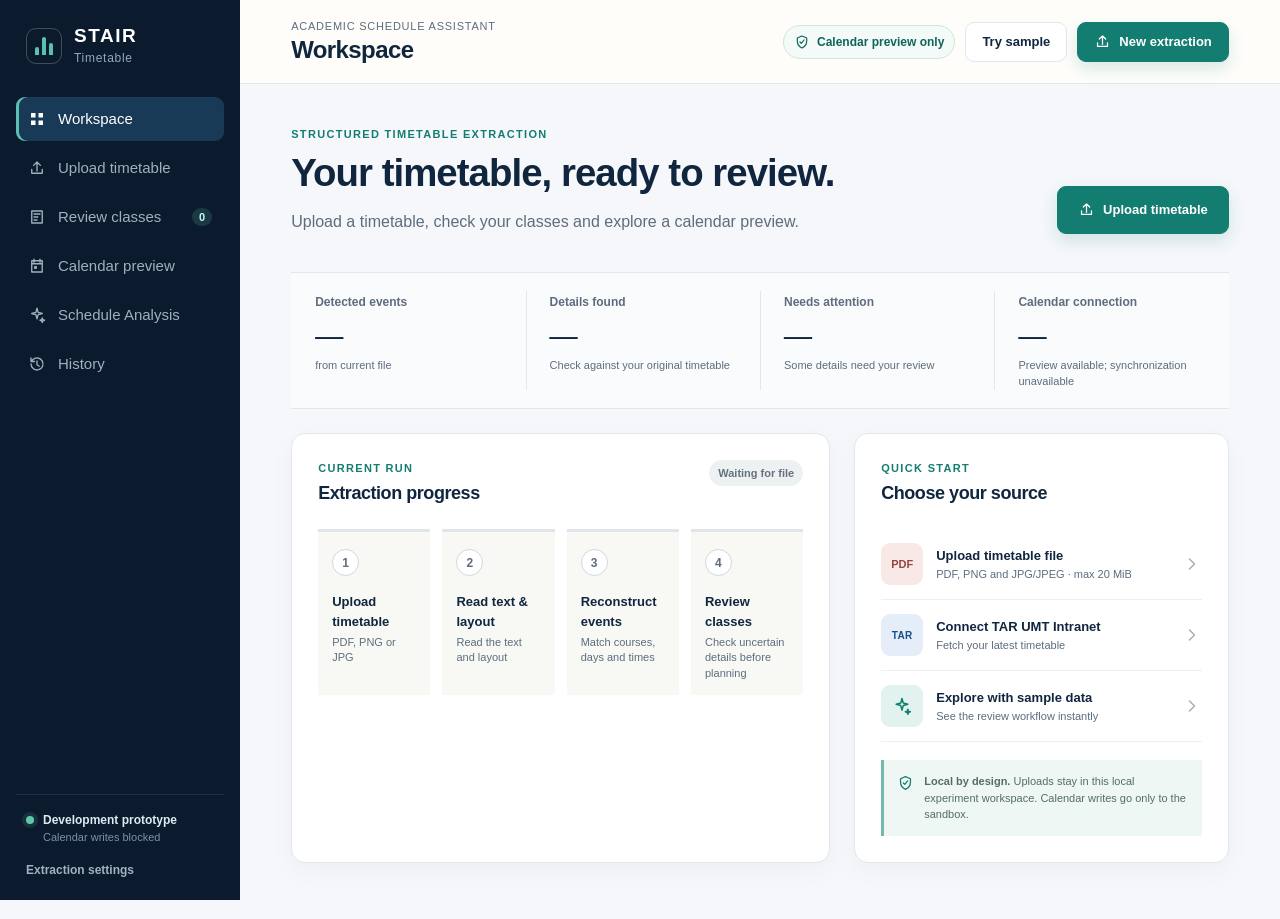
<file: frontend/index.html>
<!doctype html>
<html lang="en">

<head>
  <meta charset="utf-8">
  <meta name="viewport" content="width=device-width, initial-scale=1">
  <meta name="theme-color" content="#10263f">
  <title>STAIR Timetable</title>
  <link rel="stylesheet" href="./styles.css">
</head>

<body>
  <svg class="svg-sprite" aria-hidden="true">
    <symbol id="i-grid" viewBox="0 0 24 24">
      <path d="M4 4h6v6H4zM14 4h6v6h-6zM4 14h6v6H4zM14 14h6v6h-6z" />
    </symbol>
    <symbol id="i-upload" viewBox="0 0 24 24">
      <path d="M12 16V4m0 0L7.5 8.5M12 4l4.5 4.5M5 14v5h14v-5" />
    </symbol>
    <symbol id="i-review" viewBox="0 0 24 24">
      <path d="M5 4h14v16H5zM8 8h8M8 12h5M8 16h4" />
    </symbol>
    <symbol id="i-calendar" viewBox="0 0 24 24">
      <path d="M5 5h14v15H5zM8 3v4M16 3v4M5 9h14M9 13h2v2H9z" />
    </symbol>
    <symbol id="i-history" viewBox="0 0 24 24">
      <path d="M4 12a8 8 0 1 0 2.3-5.7L4 8.6M4 4v4.6h4.6M12 8v5l3 2" />
    </symbol>
    <symbol id="i-check" viewBox="0 0 24 24">
      <path d="m5 12 4 4L19 6" />
    </symbol>
    <symbol id="i-close" viewBox="0 0 24 24">
      <path d="m6 6 12 12M18 6 6 18" />
    </symbol>
    <symbol id="i-edit" viewBox="0 0 24 24">
      <path d="m4 20 4.5-1 10-10-3.5-3.5-10 10L4 20ZM13.5 7l3.5 3.5" />
    </symbol>
    <symbol id="i-trash" viewBox="0 0 24 24">
      <path d="M5 7h14M9 7V4h6v3M7 7l1 13h8l1-13M10 11v5M14 11v5" />
    </symbol>
    <symbol id="i-download" viewBox="0 0 24 24">
      <path d="M12 4v11m0 0-4-4m4 4 4-4M5 19h14" />
    </symbol>
    <symbol id="i-file" viewBox="0 0 24 24">
      <path d="M6 3h8l4 4v14H6zM14 3v5h4M9 12h6M9 16h6" />
    </symbol>
    <symbol id="i-shield" viewBox="0 0 24 24">
      <path d="M12 3 5 6v5c0 4.7 2.8 8.1 7 10 4.2-1.9 7-5.3 7-10V6l-7-3Zm-3 9 2 2 4-5" />
    </symbol>
    <symbol id="i-chevron" viewBox="0 0 24 24">
      <path d="m9 6 6 6-6 6" />
    </symbol>
    <symbol id="i-search" viewBox="0 0 24 24">
      <circle cx="10.5" cy="10.5" r="6.5" />
      <path d="m15.5 15.5 4 4" />
    </symbol>
    <symbol id="i-spark" viewBox="0 0 24 24">
      <path
        d="m12 3 1.5 5.5L19 10l-5.5 1.5L12 17l-1.5-5.5L5 10l5.5-1.5L12 3ZM19 16l.7 2.3L22 19l-2.3.7L19 22l-.7-2.3L16 19l2.3-.7L19 16Z" />
    </symbol>
    <symbol id="i-menu" viewBox="0 0 24 24">
      <path d="M4 7h16M4 12h16M4 17h16" />
    </symbol>
  </svg>

  <div class="app-shell">
    <div class="navigation-backdrop" id="navigationBackdrop" aria-hidden="true"></div>
    <aside class="sidebar" id="sidebar" aria-label="Site navigation" tabindex="-1">
      <button class="icon-button mobile-sidebar-close" id="closeMobileMenu" aria-label="Close navigation" type="button"><svg aria-hidden="true"><use href="#i-close" /></svg></button>
      <div class="brand">
        <div class="brand-mark" aria-hidden="true"><span></span><span></span><span></span></div>
        <div><strong>STAIR</strong><small>Timetable</small></div>
      </div>

      <nav class="main-nav" aria-label="Primary navigation">
        <button class="nav-item active" data-view="workspace" aria-current="page"><svg>
            <use href="#i-grid" />
          </svg><span>Workspace</span></button>
        <button class="nav-item" data-view="upload"><svg>
            <use href="#i-upload" />
          </svg><span>Upload timetable</span></button>
        <button class="nav-item" data-view="review"><svg>
            <use href="#i-review" />
          </svg><span>Review classes</span><b id="reviewNavCount">0</b></button>
        <button class="nav-item" data-view="calendar"><svg>
            <use href="#i-calendar" />
          </svg><span>Calendar preview</span></button>
        <button class="nav-item" data-view="analysis"><svg><use href="#i-spark" /></svg><span>Schedule Analysis</span></button>
        <button class="nav-item" data-view="history"><svg>
            <use href="#i-history" />
          </svg><span>History</span></button>
      </nav>

      <div class="sidebar-footer">
        <div class="system-status"><i></i><span><strong>Development prototype</strong><small>Calendar writes blocked</small></span></div>
        <button class="text-button" id="openSettings" aria-haspopup="dialog" aria-controls="settingsDrawer">Extraction settings</button>
      </div>
    </aside>

    <main class="main-area">
      <header class="topbar">
        <button class="icon-button mobile-menu" id="mobileMenu" aria-label="Open menu" aria-controls="sidebar" aria-expanded="false"><svg>
            <use href="#i-menu" />
          </svg></button>
        <div class="page-heading">
          <p>Academic schedule assistant</p>
          <h1 id="pageTitle" tabindex="-1">Workspace</h1>
        </div>
        <div class="top-actions">
          <span class="safe-pill"><svg>
              <use href="#i-shield" />
            </svg>Calendar preview only</span>
          <button class="button secondary" id="loadSampleTop">Try sample</button>
          <button class="button primary" id="newExtractionTop"><svg>
              <use href="#i-upload" />
            </svg>New extraction</button>
        </div>
      </header>

      <section class="view active" id="view-workspace" aria-labelledby="pageTitle">
        <div class="welcome-row">
          <div>
            <p class="eyebrow">Structured timetable extraction</p>
            <h2>Your timetable, ready to review.</h2>
            <p>Upload a timetable, check your classes and explore a calendar preview.</p>
          </div>
          <button class="button primary large" id="workspaceUpload"><svg>
              <use href="#i-upload" />
            </svg>Upload timetable</button>
        </div>

        <div class="metric-strip" aria-label="Workspace summary">
          <div><span>Detected events</span><strong id="metricDetected">—</strong><small>from current file</small></div>
          <div><span>Details found</span><strong id="metricReady">—</strong><small>Check against your original timetable</small></div>
          <div><span>Needs attention</span><strong id="metricReview">—</strong><small>Some details need your review</small></div>
          <div><span>Calendar connection</span><strong id="metricConfidence">—</strong><small>Preview available; synchronization unavailable</small>
          </div>
        </div>

        <div class="workspace-grid">
          <section class="panel activity-panel">
            <div class="panel-heading">
              <div>
                <p class="eyebrow">Current run</p>
                <h3>Extraction progress</h3>
              </div><span class="status-label neutral" id="runStatus">Waiting for file</span>
            </div>
            <ol class="pipeline" id="pipeline">
              <li data-step="ingest"><span>1</span>
                <div><strong>Upload timetable</strong><small>PDF, PNG or JPG</small></div><i></i>
              </li>
              <li data-step="extract"><span>2</span>
                <div><strong>Read text & layout</strong><small>Read the text and layout</small></div><i></i>
              </li>
              <li data-step="decode"><span>3</span>
                <div><strong>Reconstruct events</strong><small>Match courses, days and times</small></div><i></i>
              </li>
              <li data-step="review"><span>4</span>
                <div><strong>Review classes</strong><small>Check uncertain details before planning</small></div><i></i>
              </li>
            </ol>
          </section>

          <section class="panel quick-panel">
            <div class="panel-heading">
              <div>
                <p class="eyebrow">Quick start</p>
                <h3>Choose your source</h3>
              </div>
            </div>
            <button class="source-option" data-action="choose-file">
              <span class="source-icon pdf">PDF</span>

              <div>
                <strong>Upload timetable file</strong>
                <small>PDF, PNG and JPG/JPEG · max 20 MiB</small>
              </div>

              <svg>
                <use href="#i-chevron" />
              </svg>
            </button>


            <button class="source-option" id="connectIntranet">
              <span class="source-icon intranet">
                TAR
              </span>

              <div>
                <strong>Connect TAR UMT Intranet</strong>
                <small>Fetch your latest timetable</small>
              </div>

              <svg>
                <use href="#i-chevron" />
              </svg>
            </button>


            <button class="source-option" id="quickSample">
              <span class="source-icon sample">
                <svg>
                  <use href="#i-spark" />
                </svg>
              </span>

              <div>
                <strong>Explore with sample data</strong>
                <small>See the review workflow instantly</small>
              </div>

              <svg>
                <use href="#i-chevron" />
              </svg>
            </button>
            <div class="privacy-note"><svg>
                <use href="#i-shield" />
              </svg>
              <p><strong>Local by design.</strong> Uploads stay in this local experiment workspace. Calendar writes go
                only to the sandbox.</p>
            </div>
          </section>
        </div>
      </section>

      <section class="view" id="view-analysis">
        <div class="section-intro"><div><p class="eyebrow">Your workload</p><h2>Analyze My Schedule</h2>
          <p>See your detected class hours, busy days and possible overlaps. No reviewer or sign-in is needed for this summary.</p></div></div>
        <div class="analysis-controls">
          <button class="button primary" id="analyzeSchedule" type="button">Analyze my classes</button>
          <details id="analysisOptions"><summary>Dates and local time (optional)</summary>
            <p>Leave dates empty to count all detected class slots. Known dates and source timezone are filled when supported. Unknown weeks are never expanded.</p>
            <label>From <input type="date" id="analysisStart"></label>
            <label>Through <input type="date" id="analysisEnd"></label>
            <label>Source timezone, if known <input id="analysisZone" placeholder="Leave blank if unknown"></label>
          </details>
        </div>
        <div id="analysisResult" class="analysis-result" aria-live="polite">Upload a timetable or paste its text to see your observed workload.</div>
        <details id="analysisResearch" class="card schedule-check-section">
          <summary>Advanced / Research Verification (optional)</summary>
          <p>This separate workflow checks schedule completeness for verified study windows. You do not need it to view the workload summary above. Existing checks and drafts remain saved.</p>
          <details><summary>Advanced scope details</summary>
            <label>Timetable identifier <input id="analysisScope" placeholder="Timetable identifier"></label>
            <label>Class group (if shown) <input id="analysisCohort" placeholder="Leave blank if unknown"></label>
          </details>
        <section class="card schedule-check-section" aria-labelledby="wholeScheduleTitle">
          <h3 id="wholeScheduleTitle">Whole-source research check</h3>
          <p>Inspect every page of the original, including classes the reader may have missed. Your check is saved separately from independent verification. Editing a class invalidates an older check.</p>
          <button type="button" class="button secondary" id="scheduleSource">View original</button>
          <button type="button" class="button secondary" id="scheduleStart">Start whole-timetable check</button>
          <button type="button" class="button secondary" id="scheduleRestore">Reopen saved check</button>
          <p id="scheduleCheckStatus" aria-live="polite">Optional: reconnect editing access to inspect a saved source check. Observed workload above does not require this.</p>
          <div class="schedule-source-grid"><div id="scheduleOriginal"></div><div id="scheduleCheckBody"></div></div>
          <div class="analysis-controls"><label>Your availability starts <input type="datetime-local" id="studyStart"></label><label>Ends <input type="datetime-local" id="studyEnd"></label></div>
          <button type="button" class="button secondary" id="scheduleAnalyze">Analyze checked schedule</button>
          <details class="student-technical"><summary>Optional AI study suggestions</summary>
            <p>Requires an independently checked complete timetable and an approved provider configured by the project owner. Only a minimized summary and time windows are sent; the original timetable is not sent.</p>
            <label><input type="checkbox" id="scheduleAIConsent"> I agree to send the minimized summary to the configured analysis provider for this request.</label>
            <button type="button" class="button secondary" id="scheduleGrounded">Get checked AI suggestions</button>
            <div id="groundedAnalysisResult" class="analysis-result" aria-live="polite"></div>
          </details>
          <div id="verifiedAnalysisResult" class="analysis-result" aria-live="polite"></div>
        </section>
        </details>
      </section>

      <section class="view" id="view-upload">
        <div class="section-intro">
          <p class="eyebrow">Step 1 of 3</p>
          <h2>Add your timetable</h2>
          <p>Upload PNG, JPG or PDF, or paste copied timetable text. Check the extracted classes against your original.
          </p>
        </div>
        <div class="upload-layout">
          <section class="upload-zone" id="dropZone" tabindex="0" role="button" aria-label="Upload timetable">
            <div class="upload-illustration"><svg>
                <use href="#i-upload" />
              </svg></div>
            <h3>Drop your timetable here</h3>
            <p>or choose a file from your computer</p>
            <button class="button primary" id="browseButton">Choose file</button>
            <small>PDF, PNG, JPG/JPEG · max 20 MiB; saved text · max 128 KiB</small>
          </section>
          <aside class="upload-tips">
            <h3>Read your timetable</h3>
            <p>Choose the reader that best matches your timetable, then upload your file.</p>
            <label for="timetableReader">Timetable type</label>
            <select id="timetableReader" aria-describedby="readerHint">
              <option value="general" selected>Standard image or PDF</option>
              <option value="colored">Colored timetable</option>
              <option value="grid">Grid timetable</option>
            </select>
            <p id="readerHint" role="status">For text lists and standard PDFs. PDFs with selectable text keep their original text.</p>
            <details class="extraction-advanced" id="readerAdvanced"><summary>Advanced Details: extraction settings</summary>
            <label><input id="useAdvancedReader" type="checkbox"> Use the advanced settings below instead of the timetable type above</label>
            <label><input id="automaticReader" type="checkbox"> Experimental automatic reader (advanced mode only)</label>
            <label><input id="runBlockGridS2b" type="checkbox"> Use colored-block reader (S2b)</label>
            <label><input id="runContextCorrection" type="checkbox" checked> Context-aware OCR correction (RT4)</label>
            <label for="extractionPipeline">Extraction pipeline</label>
            <select id="extractionPipeline">
              <option value="evidence">evidence — evidence only</option>
              <option value="B1">B1 — registered OCR + regex</option>
              <option value="B2">B2 — registered template-aware</option>
              <option value="B2H-v1">B2H-v1 — separate hardening variant</option>
            </select>
            <p>Evidence mode produces no baseline events. PDF evidence may use native text; B1/B2/B2H-v1 use OCR. B1/B2 can return zero candidates; B2H-v1 can return partial candidates. OCR is not a complete timetable.</p>
            <label><input id="runP1" type="checkbox" checked> Run constrained P1 development reconstruction</label>
            <label><input id="runLayoutAssociation" type="checkbox" checked> OCR layout association — ocr-layout-m52-v1 (provisional)</label>
            <label><input id="runRuledGridS2a" type="checkbox"> Opt in: word OCR + ruled grid — ocr-ruled-grid-s2a-v1 (application only; evidence pipeline)</label>
            <p>The timetable type above controls normal uploads. Enable the advanced override to use these settings. Block and grid readers require the evidence pipeline; baseline pipelines use their own OCR without supplementary layout profiles. Only one supplementary reader can run at a time. Changing a reader affects the next upload or explicit retry, not saved corrections.</p>
            </details>
            <p class="eyebrow">For better results</p>
            <h3>A clean source helps</h3>
            <ul>
              <li><svg>
                  <use href="#i-check" />
                </svg><span><strong>Use the full timetable</strong><small>Keep day and time headers
                    visible.</small></span></li>
              <li><svg>
                  <use href="#i-check" />
                </svg><span><strong>Avoid heavy compression</strong><small>Text should remain sharp and
                    readable.</small></span></li>
              <li><svg>
                  <use href="#i-check" />
                </svg><span><strong>Check the original</strong><small>Review mistakes before using the preview. Calendar sync is unavailable.</small></span></li>
            </ul>
            <button class="text-button" id="loadSampleUpload">No file? Try the sample timetable</button>
            <br><br>

            <button class="button secondary full" id="connectIntranetUpload" type="button">
              Connect TAR UMT Intranet
            </button>
          </aside>
        </div>
        <section class="panel copied-text-input" aria-labelledby="copiedTextTitle">
          <h3 id="copiedTextTitle">Or paste your timetable</h3>
          <p>Copy class details with their days, dates and times. Keep each class on its own line or separate classes with a blank line. Copied text loses the original page layout, so check the results carefully.</p>
          <label for="copiedTimetableText">Timetable text</label>
          <textarea id="copiedTimetableText" rows="6" maxlength="131072" placeholder="Paste timetable text here" aria-describedby="copiedTextFeedback"></textarea>
          <button id="extractCopiedText" type="button" class="button primary">Read pasted timetable</button>
          <p id="copiedTextFeedback" role="status" aria-live="polite">Your pasted text stays here while you review the extracted classes.</p>
        </section>
      </section>

      <section class="view" id="view-review">
        <div class="review-toolbar">
          <div>
            <p class="eyebrow">Step 2 of 3</p>
            <h2>Review your timetable</h2>
            <p id="reviewSubtitle">Upload a timetable to begin.</p>
          </div>
          <div class="review-actions"><details class="extraction-advanced"><summary>Advanced Details</summary><button class="button secondary" id="exportJson"><svg>
                <use href="#i-download" />
              </svg>Export JSON</button></details><button class="button primary" id="reviewToCalendar">Calendar preview<svg>
                <use href="#i-chevron" />
              </svg></button></div>
        </div>

        <div class="review-summary" aria-label="Timetable extraction summary">
          <div><span>Classes found</span><strong id="reviewFound">0</strong></div>
          <div><span>Details found</span><strong id="reviewComplete">0</strong></div>
          <div><span>Needs review</span><strong id="reviewNeedsReview">0</strong></div>
          <div><span>Independently verified</span><strong id="reviewVerified">0</strong></div>
        </div>
        <p class="review-notice">Check your classes against the original timetable. You can save corrections with editing access. Calendar sync is unavailable.</p>
        <p id="sourceRoutingSummary" class="review-notice" role="status" aria-live="polite">Source-review routing is not assessed. Registered ACCEPT is unavailable.</p>
        <section class="review-notice" aria-label="Saved review connection">
          <p id="savedReviewStatus" role="status" aria-live="polite">Automatically extracted details are shown. Saved corrections are private; reconnect saved reviews to load them.</p>
          <button id="reconnectSavedReviews" class="button secondary" type="button">Reconnect saved reviews</button>
        </section>
        <div class="review-layout empty-state-layout" id="reviewLayout">
          <section class="document-pane">
            <div class="pane-heading">
              <div><span class="file-badge"><svg>
                    <use href="#i-file" />
                  </svg></span><span><strong id="documentName">No document selected</strong><small
                    id="documentMeta">—</small></span></div><button class="text-button"
                id="replaceFile">Replace</button>
            </div>
            <div class="integration-controls">
              <button class="text-button" id="cancelUpload" type="button" disabled>Cancel processing</button>
              <button class="text-button" id="retryUpload" type="button" disabled>Retry current file</button>
              <button class="text-button" id="refreshIntranet" type="button" disabled>Refresh Intranet</button>
              <button class="text-button" id="disconnectIntranet" type="button" disabled>Disconnect Intranet</button>
            </div>
            <p id="processingStatus" role="status" aria-live="polite"></p>
            <progress id="uploadProgress" aria-label="Processing upload (indeterminate)" hidden></progress>
            <div class="document-preview" id="documentPreview">
              <div class="empty-illustration"><svg>
                  <use href="#i-file" />
                </svg>
                <h3>Your source preview appears here</h3>
                <p>Upload a timetable or load the sample.</p>
              </div>
            </div>
            <section id="sourceInspection" class="source-inspection" aria-label="Selected class source inspection" hidden></section>
            <details class="source-advanced"><summary>Advanced technical details</summary>
              <section id="extractionEvidence" class="evidence-panel" aria-label="Source evidence and pipeline diagnostics"></section>
            </details>
          </section>

          <section class="events-pane">
            <div class="filter-row">
              <div class="segmented" id="eventFilters"><button class="active" data-filter="all" aria-pressed="true">All classes <span
                    id="filterAll">0</span></button><button data-filter="accepted" aria-pressed="false">Details found <span
                    id="filterReady">0</span></button><button data-filter="review" aria-pressed="false">Needs review <span
                    id="filterReview">0</span></button></div>
              <label class="search-box"><svg>
                  <use href="#i-search" />
                </svg><input id="eventSearch" type="search" placeholder="Course, lecturer or venue" aria-label="Search classes"></label>
            </div>
            <div class="review-sort"><span id="visibleClassCount" role="status"></span><label>Sort by <select id="eventSort"><option value="time">Day and time</option><option value="course">Course code</option></select></label></div>
            <div class="bulk-row" id="demoBulkControls" hidden><label><input type="checkbox" id="selectAll"><span>Select all visible</span></label>
              <div><button class="text-button positive" id="approveSelected">Mark demo reviewed</button><button
                  class="text-button danger" id="deleteSelected">Delete</button></div>
            </div>
            <p id="reviewBoundary">Read-only preview. Corrections require an authorized review session.</p>
            <div class="event-list" id="eventList">
              <div class="empty-list">
                <p>No extracted events yet.</p>
              </div>
            </div>
          </section>
        </div>
        <details class="panel review-workflow" aria-labelledby="reviewWorkflowTitle">
          <summary id="reviewWorkflowTitle">Advanced review workspace</summary>
          <p id="reviewAuthorization" role="status">You can inspect class records here. Editing is unavailable without an authorized reviewer session. This does not verify classes or approve calendar sync.</p>
          <div class="review-workflow-actions">
            <select id="reviewPublicCandidate" aria-label="Current source candidate" hidden></select>
            <fieldset class="review-candidate-picker"><legend>Select a class record</legend><div id="reviewCandidateChoices"></div></fieldset>
            <button class="button secondary" id="inspectCanonical" type="button" disabled>Inspect canonical details</button>
            <button class="button secondary" id="loadReviewQueue" type="button">Open authorized queue</button>
            <button class="button secondary" id="ingestReviewSource" type="button" disabled>Queue current source</button>
            <button class="text-button" id="endReviewSession" type="button" disabled>End authorized review session</button>
          </div>
          <p id="reviewWorkflowStatus" role="status" aria-live="polite"></p>
          <div id="reviewQueue" aria-label="Authorized review queue"></div>
          <button class="text-button" id="moreReviewTasks" type="button" hidden>Next queue page</button>
        </details>
      </section>

      <section class="view" id="view-calendar">
        <details class="calendar-limitations"><summary>Calendar capabilities and limitations</summary><p>Calendar NOT AUTHORIZED. Legacy READY and Approve labels are display-only. The TEST_ONLY workflow requires an approved host. External calendar synchronization remains unavailable.</p></details>
        <div class="section-intro calendar-intro">
          <div>
            <p class="eyebrow">Step 3 of 3</p>
            <h2>Calendar preview</h2>
            <p>Explore your extracted timetable. This preview does not approve events or sync them to a calendar.</p>
          </div><span class="sandbox-badge"><svg>
              <use href="#i-shield" />
            </svg>Preview only</span>
        </div>
        <p class="review-notice">Try calendar changes with invented data in a separate local sandbox. Your timetable stays here. <a href="http://127.0.0.1:8022" target="_blank" rel="noopener noreferrer">Open local calendar sandbox</a>. Start it with the supported launcher described in the README.</p>
        <details class="calendar-limitations"><summary>Advanced Details: calendar test sandbox</summary>
        <section class="panel sandbox-workflow" aria-labelledby="sandboxWorkflowTitle" id="sandboxWorkflow">
          <p class="eyebrow">TEST_ONLY · local synthetic calendar</p>
          <h3 id="sandboxWorkflowTitle">Calendar sandbox workflow</h3>
          <p>Separate from uploaded timetables. Only an approved host can supply an operator and synthetic sources. Google Calendar is not connected.</p>
          <p id="sandboxAuthorization" role="status">Public mode — no TEST_ONLY operator enrolled.</p>
          <div class="review-workflow-actions">
            <button class="button secondary" id="connectSandboxHost" type="button">Open approved TEST_ONLY session</button>
            <button class="button secondary" id="endSandboxSession" type="button" disabled>End sandbox session</button>
          </div>
          <label>Synthetic timetable<select id="sandboxFixture" disabled><option value="">Approved host required</option></select></label>
          <button class="button secondary" id="previewSandbox" type="button" disabled>Assess and preview exact local diff</button>
          <div id="sandboxSource" aria-label="Registered synthetic timetable"></div>
          <div id="sandboxPreview" aria-label="Exact local calendar preview"></div>
          <label class="sandbox-confirmation"><input id="sandboxOwnerConfirmation" type="checkbox" disabled> I am the authorized demo owner and approve the displayed target, source revisions and ordered local operations. This approval is TEST_ONLY.</label>
          <div class="review-workflow-actions">
            <button class="button secondary" id="approveSandbox" type="button" disabled>Approve this exact preview</button>
            <button class="button primary" id="executeSandbox" type="button" disabled>Execute approved local operations</button>
            <button class="button secondary" id="revokeSandboxApproval" type="button" disabled>Revoke selected approval</button>
          </div>
          <label>Approved host failure simulation<select id="sandboxFailure" disabled>
            <option value="NONE">Normal local execution</option><option value="TIMEOUT_BEFORE">Timeout before application</option><option value="TIMEOUT_AFTER">Timeout after application</option>
            <option value="FAIL_BEFORE">Confirmed failure before application</option><option value="PARTIAL_FAILURE">Partial batch failure</option><option value="CRASH_AFTER_SUBMIT">Interrupted after durable submission</option>
            <option value="TIMEOUT_AFTER_MISMATCH">Timeout with observed mismatch</option>
          </select></label>
          <p id="sandboxWorkflowStatus" role="status" aria-live="polite">No preview, approval or execution has occurred.</p>
          <div id="sandboxExecution" aria-label="Local execution and recovery results"></div>
          <div class="review-workflow-actions"><button class="button secondary" id="refreshSandboxHistory" type="button" disabled>Refresh local state and journal</button></div>
          <label>Owned recorded approval for recovery<select id="sandboxRecoveryApproval" disabled><option value="">No authorized history loaded</option></select></label>
          <div class="review-workflow-actions">
            <button class="button secondary" id="reconcileSandbox" type="button" disabled>Reconcile selected attempt</button>
            <button class="button secondary" id="replaySandbox" type="button" disabled>Check same approved attempt (idempotent replay)</button>
          </div>
          <div id="sandboxHistory" aria-label="Persistent TEST_ONLY calendar journal"></div>
        </section>
        </details>
        <p id="studentCalendarWarnings" role="status" class="review-notice"></p>
        <div class="calendar-layout">
          <section class="calendar-board">
            <div class="week-heading"><button class="icon-button" id="previousWeek" disabled aria-describedby="calendarScopeNote"
                aria-label="Previous week">‹</button>
              <div><strong>Your timetable preview</strong><small id="calendarRange" role="status" tabindex="-1">No dated source scope loaded</small></div>
              <button class="icon-button" id="nextWeek" aria-label="Next week" disabled aria-describedby="calendarScopeNote">›</button>
            </div>
            <p id="calendarScopeNote" class="calendar-scope-note">Week navigation is limited to dates in the loaded source. No recurring classes are inferred.</p>
            <p id="calendarUndated" class="calendar-scope-note"></p>
            <div class="week-grid" id="weekGrid" role="region" aria-label="Dated candidate week; scroll horizontally to inspect all days" tabindex="0"></div>
          </section>
          <aside class="sync-panel">
            <p class="eyebrow">Calendar connection</p>
            <h3>Synchronization unavailable</h3>
            <p>Your timetable is a preview. A supported calendar connection and separate approval are required before synchronization.</p>
            <div class="sync-count"><strong id="syncReadyCount">0</strong><span>authorized writes (blocked)</span></div>
            <dl>
              <div>
                <dt>Malformed events</dt>
                <dd id="syncMalformed">0</dd>
              </div>
              <div>
                <dt>Duplicates</dt>
                <dd id="syncDuplicates">0</dd>
              </div>
              <div>
                <dt>Sync behaviour</dt>
                <dd>Not connected</dd>
              </div>
            </dl>
            <button class="button primary full" id="syncButton" disabled><svg>
                <use href="#i-calendar" />
              </svg>Writes blocked</button>
            <button class="button secondary full" id="downloadIcs" disabled><svg>
                <use href="#i-download" />
              </svg>Download .ics</button>
            <p class="sync-footnote"><svg>
                <use href="#i-shield" />
              </svg>No personal Google Calendar credentials are used.</p>
          </aside>
        </div>
      </section>

      <section class="view" id="view-history">
        <div class="section-intro">
          <p class="eyebrow">Local activity</p>
          <h2>Demo extraction history</h2>
              <p>This placeholder does not persist extraction history or expose the M6 operation journal.</p>
          <button class="button secondary" id="openCalendarJournal" type="button">Open protected TEST_ONLY calendar journal</button>
        </div>
        <section class="history-table panel">
          <div class="history-head">
            <span>Source</span><span>Result</span><span>Confidence</span><span>Time</span><span></span>
          </div>
          <div id="historyRows">
            <div class="empty-history">No demo extraction history yet. This is not the M6 operation journal.</div>
          </div>
        </section>
      </section>
    </main>
  </div>

  <input id="fileInput" type="file" hidden
    accept=".pdf,.png,.jpg,.jpeg,.txt">

  <div class="loading-overlay" id="loadingOverlay" aria-live="polite" aria-hidden="true">
    <div class="loader-card">
      <div class="scan-loader"><span></span></div>
      <p class="eyebrow">STAIR is working</p>
      <h2 id="loadingTitle">Reading your timetable</h2>
      <p id="loadingText">Extracting text and reconstructing event relationships…</p>
      <div class="loading-track"><i id="loadingProgress"></i></div>
    </div>
  </div>

  <div class="drawer-backdrop" id="drawerBackdrop"></div>
  <aside class="drawer" id="editDrawer" aria-hidden="true">
    <div class="drawer-heading">
      <div>
        <p class="eyebrow">Event details</p>
        <h2>Edit event</h2>
      </div><button class="icon-button" id="closeDrawer" aria-label="Close"><svg>
          <use href="#i-close" />
        </svg></button>
    </div>
    <form id="eventForm">
      <input type="hidden" id="editEventId">
      <label><span>Subject</span><input id="editSubject" required></label>
      <div class="form-grid"><label><span>Day</span><select id="editDay">
            <option>monday</option>
            <option>tuesday</option>
            <option>wednesday</option>
            <option>thursday</option>
            <option>friday</option>
            <option>saturday</option>
            <option>sunday</option>
          </select></label><label><span>Date (optional)</span><input id="editDate" placeholder="YYYY-MM-DD"></label>
      </div>
      <div class="form-grid"><label><span>Start time</span><input id="editStart" type="time"
            required></label><label><span>End time</span><input id="editEnd" type="time" required></label></div>
      <div class="form-grid"><label><span>Venue</span><input id="editVenue"></label><label><span>Class type</span><input
            id="editType"></label></div>
      <div class="drawer-actions"><button type="button" class="button secondary" id="cancelEdit">Cancel</button><button
          class="button primary" type="button" disabled title="Authorized corrections are not connected to this website.">Save changes</button></div>
    </form>
  </aside>

  <aside class="drawer settings-drawer" id="settingsDrawer" aria-hidden="true" role="dialog" aria-modal="true" aria-labelledby="settingsTitle" aria-describedby="settingsDescription" tabindex="-1">
    <div class="drawer-heading">
      <div>
        <p class="eyebrow">P1 configuration</p>
        <h2 id="settingsTitle">Extraction settings</h2>
      </div><button class="icon-button" id="closeSettings" aria-label="Close settings"><svg>
          <use href="#i-close" />
        </svg></button>
    </div>
    <div class="settings-content">
      <p id="settingsDescription">Read-only configuration information. Registered algorithm settings cannot be changed here.</p>
      <label class="range-label"><span><strong>Registered acceptance threshold unavailable</strong><b id="thresholdValue">Not configured</b></span><input
          id="thresholdRange" type="range" min="40" max="95" value="70" disabled><small>Inactive legacy control. M5 ACCEPT is disabled; no threshold is registered here.</small></label>
      <div class="setting-note"><svg>
          <use href="#i-shield" />
        </svg>
        <p><strong>Calendar writes remain BLOCKED.</strong> Source validity, review, eligibility and exact approval are separate requirements.</p>
      </div>
      <button class="button primary full" id="saveSettings" disabled>Settings unavailable</button>
    </div>
  </aside>
  <div class="drawer-backdrop" id="reviewBackdrop" aria-hidden="true"></div>
  <aside class="drawer review-drawer" id="reviewDrawer" role="dialog" aria-modal="true" aria-hidden="true" aria-labelledby="reviewDetailsTitle" tabindex="-1">
    <div class="drawer-heading"><div><p class="eyebrow">Check your timetable</p><h2 id="reviewDetailsTitle">Review class</h2></div><button class="icon-button" id="closeReviewDetails" type="button" aria-label="Close candidate details"><svg aria-hidden="true"><use href="#i-close" /></svg></button></div>
    <section id="studentEditor" class="student-editor">
      <h3 id="studentTitle">Edit class</h3>
      <button id="studentOriginal" class="button secondary" type="button">View original timetable</button>
      <div id="studentCrop"></div>
      <label>Detail to correct<select id="studentField"></select></label>
      <label>Corrected detail<input id="studentValue" maxlength="10000"></label>
      <label>Source text you checked<select id="studentEvidence"></select></label>
      <label>Why are you changing this?<textarea id="studentReason" maxlength="2000" rows="2" placeholder="Describe what you read in the original timetable"></textarea></label>
      <label class="student-confirm"><input id="studentConfirmed" type="checkbox"> I checked the original timetable and confirm this corrected detail.</label>
      <div class="review-workflow-actions"><button id="studentSave" class="button primary" type="button" disabled>Save correction</button><button id="studentRecheck" class="button secondary" type="button" disabled>Check saved class</button><button id="studentReload" class="button secondary" type="button">Refresh saved class</button></div>
      <p id="studentFeedback" role="status" aria-live="polite">Select Edit class on a class card.</p>
    </section>
    <details id="advancedClassReview"><summary>Advanced Details and review history</summary>
    <p id="reviewTaskStatus" role="status" aria-live="polite"></p>
    <div id="reviewEventDetails"></div>
    <div class="review-workflow-actions" id="reviewTaskActions">
      <button class="button secondary" id="claimReviewTask" type="button" disabled>Assign to me</button>
      <button class="button secondary" id="startReviewTask" type="button" disabled>Start / resume assigned review</button>
      <button class="button secondary" id="reloadReviewTask" type="button" disabled>Refresh task</button>
      <button class="button secondary" id="revalidateReviewTask" type="button" disabled>Revalidate current revision</button>
      <button class="button secondary" id="loadReviewHistory" type="button" disabled>Review history</button>
    </div>
    <form id="reviewCorrectionForm">
      <fieldset id="reviewCorrectionControls" disabled>
        <legend>Source-supported corrections</legend>
        <p>Changes create an application revision. They do not verify Gold, enable ACCEPT, approve a calendar, or establish schedule completeness.</p>
        <label>Field<select id="reviewField"></select></label>
        <label>Field state<select id="reviewFieldState"><option>PRESENT</option><option>MISSING</option><option>SOURCE_ABSENT</option><option>UNRESOLVED</option><option>CONFLICTING</option><option>NOT_APPLICABLE</option></select></label>
        <label>Raw source reading<textarea id="reviewRawValue" maxlength="10000" rows="2"></textarea></label>
        <label id="reviewNormalizedLabel">Normalized value<input id="reviewNormalizedValue" maxlength="10000"></label>
        <small id="reviewValueHint">Use the value supported by the selected source evidence.</small>
        <label>Find source evidence<input id="reviewEvidenceFilter" type="search" placeholder="Search source text or page reference"></label>
        <label>Evidence references (select up to 20)<select id="reviewEvidenceRefs" multiple size="7"></select></label>
        <p id="reviewEvidenceCount"></p>
        <label>Justification / source-reading note<textarea id="reviewJustification" rows="2" maxlength="2000"></textarea></label>
        <label><input id="reviewHumanAssertion" type="checkbox"> I read this value in the original source. Record an explicit human assertion linked to the selected original evidence; it is not original OCR or Gold.</label>
        <details><summary>Conflicting alternatives retained by the correction contract</summary><label>Alternatives as JSON<textarea id="reviewAlternatives" rows="3" maxlength="20000" placeholder="[]"></textarea></label><small>Use existing source-linked raw alternatives and evidence IDs. Conflicting state requires at least two distinct alternatives.</small></details>
        <button class="button secondary" id="addReviewChange" type="button">Add / replace field change</button>
        <div id="reviewPendingChanges" aria-label="Pending field changes"></div>
        <label>Reason for this correction batch<textarea id="reviewCorrectionReason" required maxlength="2000" rows="2"></textarea></label>
        <button class="button primary" id="submitReviewChanges" type="submit">Submit source-supported correction</button>
      </fieldset>
    </form>
    <div id="reviewValidationFeedback" role="status" aria-live="polite"></div>
    <label>Reason for resolving, escalating or closing this application task<textarea id="reviewDispositionReason" maxlength="2000" rows="2" disabled></textarea></label>
    <div class="review-workflow-actions">
      <button class="button secondary" id="resolveReviewTask" type="button" disabled>Resolve application review</button>
      <button class="button secondary" id="escalateReviewTask" type="button" disabled>Escalate</button>
      <button class="button secondary" id="closeReviewTask" type="button" disabled>Close as abstained</button>
    </div>
    <section id="reviewDiagnostics" aria-label="Current revision read-only diagnostics"></section>
    <section id="reviewHistory" aria-label="Authorized correction and audit history"></section>
    </details>
  </aside>
  <div class="intranet-modal-backdrop" id="intranetModalBackdrop"></div>

  <div class="intranet-modal" id="intranetModal" aria-hidden="true" role="dialog" aria-modal="true" aria-labelledby="intranetTitle" tabindex="-1">

    <div class="intranet-modal-card">

      <div class="intranet-modal-heading">

        <div>
          <p class="eyebrow">TAR UMT Student Intranet</p>
          <h2 id="intranetTitle">Connect your timetable</h2>
          <p>
            Sign in using your TAR UMT Student Intranet account.
            Your password is used only to establish the current
            authenticated session.
          </p>
        </div>

        <button class="icon-button" id="closeIntranetModal" type="button" aria-label="Close">
          <svg>
            <use href="#i-close"></use>
          </svg>
        </button>

      </div>


      <form id="intranetLoginForm">

        <label>
          <span>Student ID</span>

          <input id="intranetStudentId" type="text" autocomplete="username" required
            placeholder="Enter your Student ID">
        </label>


        <label>
          <span>Password</span>

          <input id="intranetPassword" type="password" autocomplete="current-password" required
            placeholder="Enter your password">
        </label>


        <div class="intranet-security-note">

          <svg>
            <use href="#i-shield"></use>
          </svg>

          <p>
            <strong>Session-based connection.</strong>
            STAIR does not save your TAR UMT password
            in the browser or project files.
          </p>

        </div>


        <div class="intranet-login-error" id="intranetLoginError"></div>


        <div class="intranet-modal-actions">

          <button class="button secondary" id="cancelIntranetLogin" type="button">
            Cancel
          </button>

          <button class="button primary" id="intranetLoginButton" type="submit">
            Connect Intranet
          </button>

        </div>

      </form>

    </div>

  </div>
  <div class="toast-region" id="toastRegion" aria-live="polite"></div>
  <script src="./js/upload.js" defer></script>
  <script src="./js/intranet.js" defer></script>
  <script src="./js/analysis.js" defer></script>
  <script src="./js/temporal-scope.js" defer></script>
  <script src="./js/schedule-check.js" defer></script>
  <script src="./js/controls.js" defer></script>
  <script src="./js/review.js" defer></script>
  <script src="./js/sandbox.js" defer></script>
  <script src="./js/calendar-checks.js" defer></script>
  <script src="./js/student-review.js" defer></script>
  <script src="./js/app.js" defer></script>
<dialog id="sourceZoom" class="source-zoom" aria-labelledby="sourceZoomTitle">
    <header><h2 id="sourceZoomTitle">Original timetable</h2><button id="closeSourceZoom" type="button" class="button secondary">Close</button></header>
    <label>Zoom <input id="sourceZoomScale" type="range" min="100" max="300" value="100" step="25"></label>
    <div id="sourceZoomContent"></div>
  </dialog>
</body>

</html>
</file>
<file: frontend/styles.css>
:root {
  --navy-950: #0b1b2d;
  --navy-900: #10263f;
  --navy-800: #183753;
  --ink: #172535;
  --muted: #697787;
  --line: #dfe5e8;
  --line-soft: #edf0f1;
  --paper: #fffefa;
  --canvas: #f4f3ee;
  --white: #ffffff;
  --teal: #147d72;
  --teal-dark: #0d655d;
  --teal-soft: #e2f2ee;
  --amber: #b76b1a;
  --amber-soft: #fff0d9;
  --red: #a53d3d;
  --red-soft: #fbeaea;
  --shadow: 0 18px 44px rgba(16, 38, 63, .09);
  --radius: 14px;
  --sidebar: 240px;
}

* {
  box-sizing: border-box;
}

html {
  min-width: 0;
  background: var(--canvas);
}

body {
  margin: 0;
  color: var(--ink);
  background: var(--canvas);
  font-family: "Segoe UI Variable", "Segoe UI", Arial, sans-serif;
  font-size: 15px;
  line-height: 1.5;
}

button,
input,
select {
  font: inherit;
}

button {
  color: inherit;
}

svg {
  width: 20px;
  height: 20px;
  fill: none;
  stroke: currentColor;
  stroke-width: 1.8;
  stroke-linecap: round;
  stroke-linejoin: round;
}

.svg-sprite {
  position: absolute;
  width: 0;
  height: 0;
  overflow: hidden;
}

.app-shell {
  min-height: 100vh;
}

.sidebar {
  position: fixed;
  inset: 0 auto 0 0;
  z-index: 30;
  width: var(--sidebar);
  display: flex;
  flex-direction: column;
  padding: 24px 16px 18px;
  color: #dbe7ef;
  background: var(--navy-950);
}

.brand {
  display: flex;
  align-items: center;
  gap: 12px;
  padding: 2px 10px 30px;
  color: white;
}

.brand strong {
  display: block;
  font-size: 19px;
  line-height: 1.05;
  letter-spacing: .08em;
}

.brand small {
  display: block;
  margin-top: 3px;
  color: #91a8bb;
  font-size: 12px;
  letter-spacing: .06em;
}

.brand-mark {
  width: 36px;
  height: 36px;
  display: flex;
  align-items: end;
  gap: 3px;
  padding: 8px;
  border: 1px solid rgba(255, 255, 255, .22);
  border-radius: 10px;
}

.brand-mark span {
  flex: 1;
  background: #5bc0b1;
  border-radius: 2px 2px 0 0;
}

.brand-mark span:nth-child(1) {
  height: 45%;
}

.brand-mark span:nth-child(2) {
  height: 100%;
}

.brand-mark span:nth-child(3) {
  height: 70%;
}

.main-nav {
  display: grid;
  gap: 5px;
}

.nav-item {
  width: 100%;
  min-height: 44px;
  display: flex;
  align-items: center;
  gap: 12px;
  padding: 0 12px;
  border: 0;
  border-radius: 9px;
  color: #9eb1c0;
  background: transparent;
  text-align: left;
  cursor: pointer;
  transition: .18s ease;
}

.nav-item:hover {
  color: white;
  background: rgba(255, 255, 255, .06);
}

.nav-item.active {
  color: white;
  background: #183a57;
  box-shadow: inset 3px 0 #5bc0b1;
}

.nav-item svg {
  width: 18px;
  height: 18px;
}

.nav-item:first-child svg {
  fill: currentColor;
  stroke: none;
}

.nav-item b {
  min-width: 20px;
  margin-left: auto;
  padding: 1px 6px;
  border-radius: 10px;
  color: #c8f2ea;
  background: rgba(91, 192, 177, .18);
  font-size: 11px;
  text-align: center;
}

.sidebar-footer {
  margin-top: auto;
  padding: 16px 10px 2px;
  border-top: 1px solid rgba(255, 255, 255, .09);
}

.system-status {
  display: flex;
  gap: 9px;
  align-items: flex-start;
  margin-bottom: 12px;
}

.system-status i {
  width: 8px;
  height: 8px;
  margin-top: 5px;
  border-radius: 50%;
  background: #60c8a9;
  box-shadow: 0 0 0 4px rgba(96, 200, 169, .12);
}

.system-status strong,
.system-status small {
  display: block;
}

.system-status strong {
  color: #dfeaf1;
  font-size: 12px;
}

.system-status small {
  color: #7992a5;
  font-size: 11px;
}

.sidebar .text-button {
  color: #9fb3c2;
  font-size: 12px;
}

.main-area {
  min-height: 100vh;
  margin-left: var(--sidebar);
}

.topbar {
  min-height: 84px;
  display: flex;
  align-items: center;
  gap: 24px;
  padding: 16px clamp(24px, 4vw, 56px);
  border-bottom: 1px solid var(--line);
  background: rgba(255, 254, 250, .94);
}

.page-heading {
  margin-right: auto;
}

.page-heading p {
  margin: 0 0 1px;
  color: var(--muted);
  font-size: 11px;
  letter-spacing: .07em;
  text-transform: uppercase;
}

.page-heading h1 {
  margin: 0;
  color: var(--navy-900);
  font-family: Georgia, "Times New Roman", serif;
  font-size: 24px;
  line-height: 1.2;
  font-weight: 600;
}

.top-actions {
  display: flex;
  align-items: center;
  gap: 10px;
}

.safe-pill,
.sandbox-badge {
  display: inline-flex;
  align-items: center;
  gap: 7px;
  padding: 7px 10px;
  border: 1px solid #cfe5df;
  border-radius: 999px;
  color: var(--teal-dark);
  background: #f3faf8;
  font-size: 12px;
  font-weight: 600;
  white-space: nowrap;
}

.safe-pill svg,
.sandbox-badge svg {
  width: 16px;
  height: 16px;
}

.mobile-menu {
  display: none !important;
}

.view {
  display: none;
  padding: 42px clamp(24px, 4vw, 56px) 56px;
  animation: fadeIn .22s ease;
}

.view.active {
  display: block;
}

@keyframes fadeIn {
  from {
    opacity: 0;
    transform: translateY(4px);
  }

  to {
    opacity: 1;
    transform: none;
  }
}

.eyebrow {
  margin: 0 0 8px;
  color: var(--teal);
  font-size: 11px;
  font-weight: 700;
  letter-spacing: .12em;
  text-transform: uppercase;
}

h2,
h3,
p {
  overflow-wrap: anywhere;
}

h2 {
  margin: 0;
  color: var(--navy-900);
  font-family: Georgia, "Times New Roman", serif;
  font-size: clamp(28px, 3vw, 42px);
  line-height: 1.12;
  font-weight: 600;
  letter-spacing: -.025em;
}

h3 {
  margin: 0;
  color: var(--navy-900);
  font-size: 18px;
}

.button {
  min-height: 40px;
  display: inline-flex;
  align-items: center;
  justify-content: center;
  gap: 8px;
  padding: 0 16px;
  border: 1px solid transparent;
  border-radius: 9px;
  font-weight: 650;
  font-size: 13px;
  cursor: pointer;
  transition: transform .15s ease, background .15s ease, border .15s ease;
}

.button:hover {
  transform: translateY(-1px);
}

.button:disabled {
  opacity: .48;
  cursor: not-allowed;
  transform: none;
}

.button svg {
  width: 17px;
  height: 17px;
}

.button.primary {
  color: white;
  background: var(--teal);
  border-color: var(--teal);
  box-shadow: 0 7px 16px rgba(20, 125, 114, .16);
}

.button.primary:hover {
  background: var(--teal-dark);
}

.button.secondary {
  color: var(--navy-900);
  background: var(--white);
  border-color: var(--line);
}

.button.secondary:hover {
  border-color: #aebac1;
}

.button.large {
  min-height: 48px;
  padding: 0 20px;
}

.button.full {
  width: 100%;
}

.text-button {
  padding: 0;
  border: 0;
  color: var(--teal);
  background: transparent;
  font-weight: 650;
  cursor: pointer;
}

.text-button:hover {
  text-decoration: underline;
}

.text-button.positive {
  color: var(--teal);
}

.text-button.danger {
  color: var(--red);
}

.icon-button {
  width: 38px;
  height: 38px;
  display: inline-grid;
  place-items: center;
  border: 1px solid var(--line);
  border-radius: 9px;
  background: var(--white);
  cursor: pointer;
}

.panel {
  border: 1px solid var(--line);
  border-radius: var(--radius);
  background: var(--paper);
  box-shadow: 0 8px 24px rgba(16, 38, 63, .035);
}

.panel-heading {
  display: flex;
  align-items: flex-start;
  justify-content: space-between;
  gap: 20px;
  margin-bottom: 22px;
}

.panel-heading .eyebrow {
  margin-bottom: 4px;
}

.status-label {
  padding: 5px 9px;
  border-radius: 999px;
  font-size: 11px;
  font-weight: 650;
  white-space: nowrap;
}

.status-label.neutral {
  color: #64727e;
  background: #eef1f2;
}

.status-label.working {
  color: var(--amber);
  background: var(--amber-soft);
}

.status-label.success {
  color: var(--teal-dark);
  background: var(--teal-soft);
}

.welcome-row {
  max-width: 1160px;
  display: flex;
  align-items: end;
  justify-content: space-between;
  gap: 42px;
  margin-bottom: 38px;
}

.welcome-row>div {
  max-width: 760px;
}

.welcome-row>div>p:last-child {
  max-width: 690px;
  margin: 16px 0 0;
  color: var(--muted);
  font-size: 16px;
}

.metric-strip {
  max-width: 1160px;
  display: grid;
  grid-template-columns: repeat(4, 1fr);
  margin-bottom: 24px;
  border-block: 1px solid var(--line);
  background: rgba(255, 255, 255, .46);
}

.metric-strip>div {
  position: relative;
  padding: 20px 24px 18px;
}

.metric-strip>div+div::before {
  content: "";
  position: absolute;
  left: 0;
  top: 18px;
  bottom: 18px;
  width: 1px;
  background: var(--line);
}

.metric-strip span,
.metric-strip small {
  display: block;
  color: var(--muted);
}

.metric-strip span {
  font-size: 12px;
  font-weight: 650;
}

.metric-strip strong {
  display: block;
  margin: 3px 0 1px;
  color: var(--navy-900);
  font-family: Georgia, serif;
  font-size: 28px;
  font-weight: 600;
}

.metric-strip small {
  font-size: 11px;
}

.workspace-grid {
  max-width: 1160px;
  display: grid;
  grid-template-columns: minmax(0, 1.18fr) minmax(320px, .82fr);
  gap: 24px;
}

.activity-panel,
.quick-panel {
  padding: 26px;
}

.pipeline {
  display: grid;
  grid-template-columns: repeat(4, 1fr);
  gap: 12px;
  margin: 0;
  padding: 0;
  list-style: none;
}

.pipeline li {
  position: relative;
  min-height: 142px;
  padding: 17px 14px 14px;
  border-top: 3px solid #dfe5e8;
  background: #f8f8f5;
}

.pipeline li>span {
  width: 27px;
  height: 27px;
  display: grid;
  place-items: center;
  margin-bottom: 16px;
  border: 1px solid #cfd8dd;
  border-radius: 50%;
  color: var(--muted);
  background: white;
  font-size: 12px;
  font-weight: 700;
}

.pipeline li strong,
.pipeline li small {
  display: block;
}

.pipeline li strong {
  margin-bottom: 4px;
  color: var(--navy-900);
  font-size: 13px;
}

.pipeline li small {
  color: var(--muted);
  font-size: 11px;
  line-height: 1.4;
}

.pipeline li.done {
  border-color: var(--teal);
  background: #f1f8f6;
}

.pipeline li.done>span {
  color: white;
  border-color: var(--teal);
  background: var(--teal);
}

.pipeline li.active {
  border-color: var(--amber);
  background: #fff9ee;
}

.pipeline li.active>span {
  color: white;
  border-color: var(--amber);
  background: var(--amber);
}

.source-option {
  width: 100%;
  display: grid;
  grid-template-columns: 42px 1fr 20px;
  gap: 13px;
  align-items: center;
  padding: 14px 0;
  border: 0;
  border-bottom: 1px solid var(--line-soft);
  background: transparent;
  text-align: left;
  cursor: pointer;
}

.source-option:hover strong {
  color: var(--teal);
}

.source-option>svg {
  color: #a3afb7;
}

.source-option strong,
.source-option small {
  display: block;
}

.source-option strong {
  color: var(--navy-900);
  font-size: 13px;
}

.source-option small {
  color: var(--muted);
  font-size: 11px;
}

.source-icon {
  width: 42px;
  height: 42px;
  display: grid;
  place-items: center;
  border-radius: 9px;
  font-size: 11px;
  font-weight: 800;
}

.source-icon.pdf {
  color: #934545;
  background: #f8e9e6;
}

.source-icon.sample {
  color: var(--teal);
  background: var(--teal-soft);
}

.source-icon.intranet {
    color: #174f8a;
    background: #e5eef8;
    font-size: 10px;
    letter-spacing: .04em;
}

.source-icon svg {
  width: 20px;
}

.privacy-note {
  display: flex;
  gap: 10px;
  align-items: flex-start;
  margin-top: 18px;
  padding: 13px;
  color: #536d69;
  background: #eff7f5;
  border-left: 3px solid #75b9ae;
}

.privacy-note svg {
  flex: 0 0 auto;
  width: 17px;
  color: var(--teal);
}

.privacy-note p {
  margin: 0;
  font-size: 11px;
}

.section-intro {
  max-width: 760px;
  margin-bottom: 30px;
}

.section-intro h2 {
  font-size: clamp(30px, 3vw, 38px);
}

.section-intro>p:last-child,
.calendar-intro>div>p:last-child {
  margin: 12px 0 0;
  color: var(--muted);
  font-size: 15px;
}

.upload-layout {
  max-width: 1080px;
  display: grid;
  grid-template-columns: minmax(0, 1.45fr) minmax(290px, .55fr);
  border: 1px solid var(--line);
  border-radius: var(--radius);
  overflow: hidden;
  background: var(--paper);
  box-shadow: var(--shadow);
}

.upload-zone {
  min-height: 450px;
  display: flex;
  flex-direction: column;
  align-items: center;
  justify-content: center;
  padding: 40px;
  outline: none;
  background-image: linear-gradient(#e1e6e7 1px, transparent 1px), linear-gradient(90deg, #e1e6e7 1px, transparent 1px);
  background-size: 22px 22px;
  background-color: #fbfbf8;
  cursor: pointer;
}

.upload-zone::before {
  content: "";
  position: absolute;
}

.upload-zone.dragging {
  box-shadow: inset 0 0 0 3px var(--teal);
  background-color: #f0f8f6;
}

.upload-zone h3 {
  margin-top: 18px;
  font-family: Georgia, serif;
  font-size: 24px;
}

.upload-zone p {
  margin: 5px 0 18px;
  color: var(--muted);
}

.upload-zone>small {
  margin-top: 14px;
  color: #85919a;
  font-size: 11px;
}

.upload-illustration {
  width: 72px;
  height: 72px;
  display: grid;
  place-items: center;
  border: 1px solid #bfd6d2;
  border-radius: 50%;
  color: var(--teal);
  background: white;
  box-shadow: 0 10px 24px rgba(16, 38, 63, .08);
}

.upload-illustration svg {
  width: 28px;
  height: 28px;
}

.upload-tips {
  padding: 42px 32px;
  border-left: 1px solid var(--line);
  background: #f8f7f2;
}

.upload-tips h3 {
  margin-bottom: 24px;
  font-family: Georgia, serif;
  font-size: 23px;
}

.upload-tips ul {
  display: grid;
  gap: 22px;
  margin: 0 0 28px;
  padding: 0;
  list-style: none;
}

.upload-tips li {
  display: flex;
  gap: 11px;
}

.upload-tips li>svg {
  flex: 0 0 auto;
  width: 18px;
  color: var(--teal);
}

.upload-tips strong,
.upload-tips small {
  display: block;
}

.upload-tips strong {
  color: var(--navy-900);
  font-size: 13px;
}

.upload-tips small {
  margin-top: 2px;
  color: var(--muted);
  font-size: 11px;
}

.review-toolbar {
  display: flex;
  justify-content: space-between;
  gap: 28px;
  align-items: end;
  margin-bottom: 24px;
}

.review-toolbar h2 {
  font-size: clamp(29px, 3vw, 38px);
}

.review-toolbar>div:first-child>p:last-child {
  margin: 10px 0 0;
  color: var(--muted);
}

.review-actions {
  display: flex;
  gap: 9px;
}

.review-layout {
  min-height: 620px;
  display: grid;
  grid-template-columns: minmax(0, .72fr) minmax(0, 1.28fr);
  overflow: hidden;
  border: 1px solid var(--line);
  border-radius: var(--radius);
  background: var(--paper);
  box-shadow: var(--shadow);
}

.document-pane {
  min-width: 0;
  display: flex;
  flex-direction: column;
  border-right: 1px solid var(--line);
  background: #f7f6f1;
}

.pane-heading {
  min-height: 72px;
  display: flex;
  align-items: center;
  justify-content: space-between;
  gap: 14px;
  padding: 14px 18px;
  border-bottom: 1px solid var(--line);
  background: var(--paper);
}

.pane-heading>div {
  flex: 1;
  min-width: 0;
  display: flex;
  align-items: center;
  gap: 10px;
}

.pane-heading>div>span:last-child {
  min-width: 0;
}

.pane-heading strong,
.pane-heading small {
  max-width: 250px;
  display: block;
  overflow: hidden;
  text-overflow: ellipsis;
  white-space: nowrap;
}

.pane-heading strong {
  color: var(--navy-900);
  font-size: 12px;
}

.pane-heading small {
  color: var(--muted);
  font-size: 10px;
}

.file-badge {
  width: 37px;
  height: 37px;
  display: grid;
  place-items: center;
  border-radius: 8px;
  color: var(--teal);
  background: var(--teal-soft);
}

.file-badge svg {
  width: 18px;
}

.document-preview {
  min-height: 500px;
  flex: 1;
  overflow: auto;
  padding: 28px;
}

.document-preview pre {
  margin: 0;
  color: #304152;
  font: 12px/1.65 Consolas, "Courier New", monospace;
  white-space: pre-wrap;
}

.empty-illustration {
  min-height: 430px;
  display: flex;
  flex-direction: column;
  align-items: center;
  justify-content: center;
  color: var(--muted);
  text-align: center;
}

.empty-illustration>svg {
  width: 42px;
  height: 42px;
  margin-bottom: 14px;
  color: #a8b4bb;
}

.empty-illustration h3 {
  font-size: 15px;
}

.empty-illustration p {
  margin: 5px 0;
  font-size: 12px;
}

.events-pane {
  min-width: 0;
  background: white;
}

.filter-row {
  min-height: 72px;
  display: flex;
  align-items: center;
  justify-content: space-between;
  gap: 16px;
  padding: 12px 18px;
  border-bottom: 1px solid var(--line);
}

.segmented {
  display: flex;
  gap: 3px;
  padding: 3px;
  border-radius: 8px;
  background: #eef1f2;
}

.segmented button {
  padding: 6px 10px;
  border: 0;
  border-radius: 6px;
  color: var(--muted);
  background: transparent;
  font-size: 11px;
  font-weight: 650;
  cursor: pointer;
}

.segmented button.active {
  color: var(--navy-900);
  background: white;
  box-shadow: 0 1px 5px rgba(16, 38, 63, .08);
}

.segmented span {
  margin-left: 3px;
  color: #83919a;
}

.search-box {
  min-width: 190px;
  display: flex;
  align-items: center;
  gap: 7px;
  padding: 7px 9px;
  border: 1px solid var(--line);
  border-radius: 8px;
}

.search-box svg {
  width: 15px;
  color: #84919a;
}

.search-box input {
  min-width: 0;
  width: 100%;
  border: 0;
  outline: 0;
  color: var(--ink);
  background: transparent;
  font-size: 12px;
}

.bulk-row {
  min-height: 44px;
  display: flex;
  align-items: center;
  justify-content: space-between;
  padding: 8px 18px;
  border-bottom: 1px solid var(--line-soft);
  background: #fafaf8;
}

.bulk-row label {
  display: flex;
  align-items: center;
  gap: 7px;
  color: var(--muted);
  font-size: 11px;
}

.bulk-row>div {
  display: flex;
  gap: 13px;
}

.bulk-row .text-button {
  font-size: 11px;
}

.event-list {
  max-height: 560px;
  overflow: auto;
}

.event-card {
  display: grid;
  grid-template-columns: 28px minmax(0, 1fr) auto;
  gap: 11px;
  padding: 16px 18px;
  border-bottom: 1px solid var(--line-soft);
  transition: background .14s ease;
}

.event-card:hover {
  background: #fbfbf8;
}

.event-card.review {
  box-shadow: inset 3px 0 var(--amber);
  background: #fffbf4;
}

.event-card input[type="checkbox"] {
  width: 15px;
  height: 15px;
  margin-top: 4px;
  accent-color: var(--teal);
}

.event-main {
  min-width: 0;
}

.event-title-row {
  display: flex;
  align-items: center;
  gap: 8px;
  margin-bottom: 8px;
}

.event-title-row strong {
  color: var(--navy-900);
  font-size: 14px;
}

.event-status {
  padding: 3px 7px;
  border-radius: 999px;
  font-size: 9px;
  font-weight: 800;
  letter-spacing: .04em;
  text-transform: uppercase;
}

.event-status.ready {
  color: var(--teal-dark);
  background: var(--teal-soft);
}

.event-status.review {
  color: var(--amber);
  background: var(--amber-soft);
}

.event-facts {
  display: flex;
  flex-wrap: wrap;
  gap: 8px 16px;
  color: var(--muted);
  font-size: 11px;
}

.event-facts span {
  display: inline-flex;
  align-items: center;
  gap: 5px;
}

.event-facts i {
  width: 4px;
  height: 4px;
  border-radius: 50%;
  background: #aeb9bf;
}

.confidence-line {
  display: flex;
  align-items: center;
  gap: 8px;
  margin-top: 10px;
  color: var(--muted);
  font-size: 10px;
}

.confidence-bar {
  width: 90px;
  height: 4px;
  overflow: hidden;
  border-radius: 3px;
  background: #e5e9eb;
}

.confidence-bar i {
  display: block;
  height: 100%;
  background: var(--teal);
}

.event-card.review .confidence-bar i {
  background: var(--amber);
}

.event-menu {
  display: flex;
  gap: 5px;
}

.event-menu button {
  width: 30px;
  height: 30px;
  display: grid;
  place-items: center;
  border: 1px solid var(--line);
  border-radius: 7px;
  color: #63727e;
  background: white;
  cursor: pointer;
}

.event-menu button:hover {
  color: var(--teal);
  border-color: #b7cdc9;
}

.event-menu button:last-child:hover {
  color: var(--red);
  border-color: #e0b8b8;
}

.event-menu svg {
  width: 14px;
  height: 14px;
}

.empty-list {
  padding: 70px 20px;
  color: var(--muted);
  text-align: center;
}

.calendar-intro {
  max-width: 1160px;
  display: flex;
  align-items: end;
  justify-content: space-between;
}

.calendar-intro>div {
  max-width: 760px;
}

.calendar-layout {
  max-width: 1160px;
  display: grid;
  grid-template-columns: minmax(0, 1fr) 300px;
  overflow: hidden;
  border: 1px solid var(--line);
  border-radius: var(--radius);
  background: var(--paper);
  box-shadow: var(--shadow);
}

.calendar-board {
  min-width: 0;
}

.week-heading {
  min-height: 70px;
  display: flex;
  align-items: center;
  justify-content: center;
  gap: 20px;
  padding: 12px;
  border-bottom: 1px solid var(--line);
}

.week-heading>div {
  min-width: 210px;
  text-align: center;
}

.week-heading strong,
.week-heading small {
  display: block;
}

.week-heading strong {
  color: var(--navy-900);
}

.week-heading small {
  color: var(--muted);
  font-size: 11px;
}

.week-heading .icon-button {
  width: 31px;
  height: 31px;
}

.week-grid {
  display: grid;
  grid-template-columns: repeat(7, minmax(100px, 1fr));
  min-height: 480px;
  overflow: auto;
}

.day-column {
  min-width: 100px;
  padding: 0 8px 12px;
  border-right: 1px solid var(--line-soft);
}

.day-column:last-child {
  border-right: 0;
}

.day-heading {
  position: sticky;
  top: 0;
  z-index: 1;
  padding: 13px 4px 10px;
  border-bottom: 1px solid var(--line-soft);
  color: var(--muted);
  background: var(--paper);
  font-size: 10px;
  font-weight: 750;
  letter-spacing: .06em;
  text-align: center;
  text-transform: uppercase;
}

.calendar-event {
  margin-top: 9px;
  padding: 9px;
  border-left: 3px solid var(--teal);
  border-radius: 4px;
  color: #28554f;
  background: #eaf5f2;
}

.calendar-event.review {
  border-color: var(--amber);
  color: #80511d;
  background: #fff3df;
}

.calendar-event strong,
.calendar-event span {
  display: block;
}

.calendar-event strong {
  overflow: hidden;
  font-size: 11px;
  text-overflow: ellipsis;
  white-space: nowrap;
}

.calendar-event span {
  margin-top: 2px;
  font-size: 9px;
}

.day-empty {
  padding-top: 40px;
  color: #a1adb4;
  font-size: 10px;
  text-align: center;
}

.sync-panel {
  padding: 30px 24px;
  border-left: 1px solid var(--line);
  background: #f8f7f2;
}

.sync-panel h3 {
  font-family: Georgia, serif;
  font-size: 23px;
}

.sync-count {
  display: flex;
  align-items: baseline;
  gap: 8px;
  margin: 22px 0;
  padding-bottom: 20px;
  border-bottom: 1px solid var(--line);
}

.sync-count strong {
  color: var(--teal);
  font: 600 40px/1 Georgia, serif;
}

.sync-count span {
  color: var(--muted);
  font-size: 12px;
}

.sync-panel dl {
  margin: 0 0 24px;
}

.sync-panel dl>div {
  display: flex;
  justify-content: space-between;
  gap: 20px;
  padding: 9px 0;
  border-bottom: 1px solid var(--line-soft);
  font-size: 12px;
}

.sync-panel dt {
  color: var(--muted);
}

.sync-panel dd {
  margin: 0;
  color: var(--navy-900);
  font-weight: 700;
}

.sync-panel .button+.button {
  margin-top: 8px;
}

.sync-footnote {
  display: flex;
  gap: 7px;
  align-items: flex-start;
  margin: 16px 0 0;
  color: var(--muted);
  font-size: 10px;
}

.sync-footnote svg {
  flex: 0 0 auto;
  width: 14px;
  color: var(--teal);
}

.history-table {
  max-width: 1050px;
  overflow: hidden;
}

.history-head,
.history-row {
  display: grid;
  grid-template-columns: minmax(220px, 1.4fr) .7fr .6fr .7fr 40px;
  gap: 18px;
  align-items: center;
  padding: 14px 20px;
}

.history-head {
  color: var(--muted);
  background: #f4f5f3;
  font-size: 10px;
  font-weight: 750;
  letter-spacing: .07em;
  text-transform: uppercase;
}

.history-row {
  border-top: 1px solid var(--line-soft);
  font-size: 12px;
}

.history-row strong,
.history-row small {
  display: block;
}

.history-row strong {
  overflow: hidden;
  color: var(--navy-900);
  text-overflow: ellipsis;
  white-space: nowrap;
}

.history-row small {
  color: var(--muted);
}

.history-row button {
  border: 0;
  color: var(--red);
  background: transparent;
  cursor: pointer;
}

.empty-history {
  padding: 60px 20px;
  color: var(--muted);
  text-align: center;
}

.loading-overlay {
  position: fixed;
  inset: 0;
  z-index: 100;
  display: none;
  place-items: center;
  padding: 24px;
  background: rgba(10, 26, 43, .72);
  backdrop-filter: blur(5px);
}

.loading-overlay.visible {
  display: grid;
}

.loader-card {
  width: min(440px, 100%);
  padding: 36px;
  border-radius: 16px;
  background: var(--paper);
  box-shadow: 0 30px 80px rgba(0, 0, 0, .25);
  text-align: center;
}

.loader-card h2 {
  font-size: 28px;
}

.loader-card>p:not(.eyebrow) {
  margin: 10px 0 22px;
  color: var(--muted);
  font-size: 13px;
}

.scan-loader {
  position: relative;
  width: 60px;
  height: 68px;
  margin: 0 auto 22px;
  overflow: hidden;
  border: 2px solid var(--navy-800);
  border-radius: 7px;
  background: repeating-linear-gradient(to bottom, transparent 0 8px, #e7ebeb 8px 10px);
}

.scan-loader span {
  position: absolute;
  inset: 0 5px auto;
  height: 2px;
  background: var(--teal);
  box-shadow: 0 0 8px var(--teal);
  animation: scan 1.4s ease-in-out infinite;
}

@keyframes scan {

  0%,
  100% {
    top: 8px;
  }

  50% {
    top: 56px;
  }
}

.loading-track {
  height: 5px;
  overflow: hidden;
  border-radius: 4px;
  background: #e6e9e9;
}

.loading-track i {
  display: block;
  width: 12%;
  height: 100%;
  background: var(--teal);
  transition: width .4s ease;
}

.drawer-backdrop {
  position: fixed;
  inset: 0;
  z-index: 70;
  visibility: hidden;
  opacity: 0;
  background: rgba(11, 27, 45, .4);
  pointer-events: none;
  transition: opacity .2s ease;
}

.drawer-backdrop.visible {
  pointer-events: auto;
  visibility: visible;
  opacity: 1;
}

.drawer {
  position: fixed;
  inset: 0 0 0 auto;
  z-index: 80;
  width: min(480px, 100%);
  padding: 28px;
  overflow: auto;
  visibility: hidden;
  transform: translateX(100%);
  background: var(--paper);
  box-shadow: -20px 0 50px rgba(16, 38, 63, .16);
  transition: transform .24s ease;
}

.drawer.open {
  visibility: visible;
  transform: none;
}

.drawer-heading {
  display: flex;
  align-items: flex-start;
  justify-content: space-between;
  gap: 20px;
  padding-bottom: 22px;
  border-bottom: 1px solid var(--line);
}

.drawer-heading h2 {
  font-size: 30px;
}

.drawer form {
  display: grid;
  gap: 18px;
  padding-top: 24px;
}

.drawer label>span {
  display: block;
  margin-bottom: 6px;
  color: var(--navy-900);
  font-size: 11px;
  font-weight: 700;
}

.drawer input,
.drawer select {
  width: 100%;
  height: 42px;
  padding: 0 11px;
  border: 1px solid #cfd8dd;
  border-radius: 8px;
  outline: none;
  color: var(--ink);
  background: white;
}

.drawer input:focus,
.drawer select:focus {
  border-color: var(--teal);
  box-shadow: 0 0 0 3px rgba(20, 125, 114, .1);
}

.form-grid {
  display: grid;
  grid-template-columns: 1fr 1fr;
  gap: 13px;
}

.drawer-actions {
  display: flex;
  justify-content: flex-end;
  gap: 8px;
  padding-top: 12px;
}

.settings-content {
  padding-top: 28px;
}

.range-label>span {
  display: flex !important;
  justify-content: space-between;
  align-items: center;
}

.range-label b {
  color: var(--teal);
  font-size: 18px;
}

.range-label input {
  height: auto;
  padding: 0;
  accent-color: var(--teal);
}

.range-label small {
  display: block;
  margin-top: 8px;
  color: var(--muted);
  font-size: 11px;
}

.setting-note {
  display: flex;
  gap: 10px;
  margin: 28px 0;
  padding: 14px;
  border-left: 3px solid var(--teal);
  background: var(--teal-soft);
}

.setting-note svg {
  flex: 0 0 auto;
  width: 17px;
  color: var(--teal);
}

.setting-note p {
  margin: 0;
  color: #496661;
  font-size: 11px;
}

.toast-region {
  position: fixed;
  right: 20px;
  bottom: 20px;
  z-index: 120;
  display: grid;
  gap: 9px;
}

.toast {
  min-width: 270px;
  max-width: 380px;
  display: flex;
  gap: 10px;
  align-items: flex-start;
  padding: 13px 15px;
  border: 1px solid var(--line);
  border-left: 4px solid var(--teal);
  border-radius: 9px;
  background: white;
  box-shadow: var(--shadow);
  animation: toastIn .2s ease;
}

.toast.error {
  border-left-color: var(--red);
}

.toast strong,
.toast span {
  display: block;
}

.toast strong {
  color: var(--navy-900);
  font-size: 12px;
}

.toast span {
  color: var(--muted);
  font-size: 11px;
}

@keyframes toastIn {
  from {
    opacity: 0;
    transform: translateY(8px);
  }
}

@media (max-width: 1060px) {
  :root {
    --sidebar: 210px;
  }

  .safe-pill {
    display: none;
  }

  .workspace-grid {
    grid-template-columns: 1fr;
  }

  .review-layout {
    grid-template-columns: .65fr 1.35fr;
  }

  .pipeline li {
    min-height: 128px;
  }
}

@media (max-width: 820px) {
  .sidebar {
    transform: translateX(-100%);
    transition: transform .22s ease;
  }

  .sidebar.open {
    transform: none;
  }

  .main-area {
    margin-left: 0;
  }

  .mobile-menu {
    display: inline-grid !important;
  }

  .topbar {
    padding: 13px 18px;
  }

  .top-actions .secondary {
    display: none;
  }

  .view {
    padding: 30px 18px 44px;
  }

  .welcome-row {
    align-items: flex-start;
    flex-direction: column;
    gap: 22px;
  }

  .metric-strip {
    grid-template-columns: 1fr 1fr;
  }

  .metric-strip>div:nth-child(3)::before {
    display: none;
  }

  .metric-strip>div:nth-child(n+3) {
    border-top: 1px solid var(--line);
  }

  .upload-layout,
  .review-layout,
  .calendar-layout {
    grid-template-columns: 1fr;
  }

  .upload-tips,
  .sync-panel {
    border-top: 1px solid var(--line);
    border-left: 0;
  }

  .document-pane {
    min-height: 360px;
    border-right: 0;
    border-bottom: 1px solid var(--line);
  }

  .document-preview {
    min-height: 300px;
    max-height: 380px;
  }

  .review-toolbar {
    align-items: flex-start;
    flex-direction: column;
  }

  .calendar-intro {
    align-items: flex-start;
    flex-direction: column;
    gap: 16px;
  }

  .week-grid {
    min-height: 390px;
  }
}

@media (max-width: 560px) {
  .page-heading p {
    display: none;
  }

  .page-heading h1 {
    font-size: 20px;
  }

  .top-actions .button {
    width: 42px;
    padding: 0;
    font-size: 0;
  }

  .top-actions .button svg {
    width: 18px;
  }

  .pipeline {
    grid-template-columns: 1fr 1fr;
  }

  .metric-strip>div {
    padding: 16px;
  }

  .upload-zone {
    min-height: 380px;
    padding: 26px;
  }

  .review-actions {
    width: 100%;
  }

  .review-actions .button {
    flex: 1;
  }

  .filter-row {
    align-items: stretch;
    flex-direction: column;
  }

  .search-box {
    min-width: 0;
  }

  .event-card {
    grid-template-columns: 24px minmax(0, 1fr);
  }

  .event-menu {
    grid-column: 2;
  }

  .week-grid {
    grid-template-columns: repeat(7, 150px);
  }

  .history-head {
    display: none;
  }

  .history-row {
    grid-template-columns: 1fr auto;
  }

  .history-row>span:nth-child(2),
  .history-row>span:nth-child(3),
  .history-row>span:nth-child(4) {
    display: none;
  }

  .form-grid {
    grid-template-columns: 1fr;
  }
}

@media (prefers-reduced-motion: reduce) {

  *,
  *::before,
  *::after {
    scroll-behavior: auto !important;
    animation-duration: .01ms !important;
    animation-iteration-count: 1 !important;
    transition-duration: .01ms !important;
  }

}


  /* =========================================================
    TAR UMT Intranet Login
    ========================================================= */

  .intranet-modal-backdrop {
      position: fixed;
      inset: 0;
      z-index: 130;
      visibility: hidden;
      opacity: 0;
      background: rgba(11, 27, 45, .58);
      backdrop-filter: blur(5px);
      pointer-events: none;
      transition: opacity .2s ease;
  }

  .intranet-modal-backdrop.visible {
      pointer-events: auto;
      visibility: visible;
      opacity: 1;
  }

  .intranet-modal {
      position: fixed;
      inset: 0;
      z-index: 140;
      display: none;
      place-items: center;
      padding: 24px;
  }

  .intranet-modal.open {
      display: grid;
  }

  .intranet-modal-card {
      width: min(500px, 100%);
      padding: 30px;
      border-radius: 16px;
      background: var(--paper);
      box-shadow: 0 30px 90px rgba(0, 0, 0, .28);
  }

  .intranet-modal-heading {
      display: flex;
      align-items: flex-start;
      justify-content: space-between;
      gap: 20px;
      padding-bottom: 22px;
      border-bottom: 1px solid var(--line);
  }

  .intranet-modal-heading h2 {
      font-size: 30px;
  }

  .intranet-modal-heading > div > p:last-child {
      margin: 10px 0 0;
      color: var(--muted);
      font-size: 12px;
      line-height: 1.6;
  }

  #intranetLoginForm {
      display: grid;
      gap: 18px;
      padding-top: 24px;
  }

  #intranetLoginForm label > span {
      display: block;
      margin-bottom: 6px;
      color: var(--navy-900);
      font-size: 11px;
      font-weight: 700;
  }

  #intranetLoginForm input {
      width: 100%;
      height: 44px;
      padding: 0 12px;
      border: 1px solid #cfd8dd;
      border-radius: 8px;
      outline: none;
      color: var(--ink);
      background: white;
  }

  #intranetLoginForm input:focus {
      border-color: var(--teal);
      box-shadow: 0 0 0 3px rgba(20, 125, 114, .1);
  }

  .intranet-security-note {
      display: flex;
      gap: 10px;
      padding: 13px;
      border-left: 3px solid var(--teal);
      background: var(--teal-soft);
  }

  .intranet-security-note svg {
      flex: 0 0 auto;
      width: 18px;
      color: var(--teal);
  }

  .intranet-security-note p {
      margin: 0;
      color: #496661;
      font-size: 11px;
  }

  .intranet-login-error {
      display: none;
      padding: 10px 12px;
      border-radius: 7px;
      color: var(--red);
      background: var(--red-soft);
      font-size: 11px;
  }

  .intranet-login-error.visible {
      display: block;
  }

  .intranet-modal-actions {
      display: flex;
      justify-content: flex-end;
      gap: 9px;
      padding-top: 5px;
  }

/* M5.1 adds evidence inspection without replacing the existing layout. */
.upload-tips select { width: 100%; margin: 8px 0; padding: 8px; }
.integration-controls { display: flex; flex-wrap: wrap; gap: 8px; padding: 10px; }
#processingStatus, #reviewBoundary { padding: 10px; font-size: 12px; }
.evidence-panel { padding: 14px; overflow-wrap: anywhere; }
.evidence-panel pre, .event-card pre { white-space: pre-wrap; max-height: 280px; overflow: auto; font-size: 11px; }
.evidence-entry { margin: 10px 0; padding: 8px; border: 1px solid #dde6e4; }
.evidence-selected { outline: 2px solid #d18116; background: #fff7dc; }
.document-preview iframe { width: 100%; min-height: 360px; border: 0; }
.source-frame { position: relative; line-height: 0; }
.source-frame img { width: 100%; height: auto; display: block; }
.evidence-box { position: absolute; border: 1px solid #c9871b; background: transparent; padding: 0; cursor: pointer; }
.evidence-box.evidence-selected { background: #f6b92944; }
.event-main details { margin: 7px 0; font-size: 12px; }
.event-main .text-button { max-width: 100%; overflow-wrap: anywhere; text-align: left; font-size: 11px; }
.event-card .event-main:only-child { grid-column: 1 / -1; }
.event-menu[hidden] { display: none; }
button:disabled { cursor: not-allowed; opacity: .6; }
.loading-track .indeterminate { width: 30%; animation: m51-progress 1.2s infinite alternate; }
@keyframes m51-progress { from { transform: translateX(0); } to { transform: translateX(200%); } }
@media (prefers-reduced-motion: reduce) { .loading-track .indeterminate { animation: none; } }
.analysis-controls { display:flex; flex-wrap:wrap; gap:16px; margin:24px 0; align-items:end; }
.analysis-controls label { display:flex; flex-direction:column; gap:6px; font-size:13px; }
.analysis-controls input { padding:10px; border:1px solid #d4dce5; border-radius:8px; background:white; }
.analysis-result { background:white; padding:24px; border:1px solid #d4dce5; border-radius:12px; overflow-wrap:anywhere; }
.analysis-result pre { white-space:pre-wrap; max-height:240px; overflow:auto; font-size:12px; }

/* S3a: preserve the existing design while containing narrow-screen content. */
.main-area, .view, .page-heading, .top-actions, .upload-layout, .calendar-layout,
.review-layout, .filter-row, .event-main, .analysis-controls label { min-width: 0; }
.workspace-grid > .panel { min-width: 0; }
.panel-heading { flex-wrap: wrap; gap: 12px; }
.status-label { white-space: normal; overflow-wrap: anywhere; max-width: 100%; }
.page-heading h1, .pane-heading, .event-main, .week-heading, .settings-content,
.upload-tips, .processing-status, .toast, .analysis-controls { overflow-wrap: anywhere; }
.top-actions, .mobile-menu { flex-shrink: 0; }
.filter-row, .segmented, .bulk-row, .review-actions { flex-wrap: wrap; }
.search-box { flex: 1 1 180px; }
.document-preview pre { overflow-wrap: anywhere; }
.pane-heading strong, .pane-heading small { max-width: 100%; }
.pane-heading .text-button, .file-badge { flex-shrink: 0; }
.calendar-scope-note { margin: 10px 18px; color: var(--muted); font-size: 12px; overflow-wrap: anywhere; }
.range-label > span { gap: 12px; flex-wrap: wrap; }
.range-label > span strong { flex: 1 1 160px; }
.week-heading > div { min-width: 0; }
.week-heading .icon-button { flex-shrink: 0; }
.week-grid { max-width: 100%; }
.analysis-controls input { min-width: 0; max-width: 100%; }
.navigation-backdrop { position: fixed; inset: 0; z-index: 29; background: rgba(11, 27, 45, .58); visibility: hidden; opacity: 0; }
.mobile-sidebar-close { display: none; }
.day-heading small { display: block; font-size: 10px; font-weight: normal; }
.review-workflow { padding: 18px; margin: 16px 0; min-width: 0; overflow-wrap: anywhere; }
.review-workflow-actions { display: flex; flex-wrap: wrap; align-items: end; gap: 10px; margin: 14px 0; }
.sandbox-workflow { padding: 24px; margin: 0 0 22px; min-width: 0; overflow-wrap: anywhere; }
.sandbox-workflow label { display: block; margin: 14px 0; font-size: 13px; }
.sandbox-workflow select { display: block; width: 100%; max-width: 100%; margin-top: 7px; padding: 10px; border: 1px solid var(--line); border-radius: 8px; background: var(--paper); }
.sandbox-workflow pre { white-space: pre-wrap; overflow-wrap: anywhere; font-size: 12px; max-width: 100%; }
.sandbox-workflow details { padding: 10px 0; border-bottom: 1px solid var(--line); }
.sandbox-workflow .sandbox-confirmation { display: flex; align-items: flex-start; gap: 10px; }
.sandbox-confirmation input { flex: 0 0 auto; margin-top: 3px; }
.review-workflow label, .review-drawer label { display: grid; gap: 6px; min-width: 0; }
.review-workflow select { max-width: 100%; width: 100%; padding: 8px; }
.review-workflow-actions > label { flex: 1 1 220px; }
.review-drawer { width: min(680px, 100%); overflow-wrap: anywhere; }
.review-drawer textarea, .review-drawer select, .review-drawer input { max-width: 100%; min-width: 0; }
.review-drawer textarea { width: 100%; padding: 9px; border: 1px solid var(--line); border-radius: 8px; font: inherit; }
.review-drawer input[type=checkbox] { width: auto; height: auto; justify-self: start; }
.review-drawer fieldset { min-width: 0; display: grid; gap: 14px; border: 1px solid var(--line); padding: 14px; }
.review-drawer pre { white-space: pre-wrap; overflow-wrap: anywhere; max-height: 260px; overflow: auto; font-size: 11px; }
.review-field-record, .review-history-record { padding: 12px 0; border-bottom: 1px solid var(--line); }
.review-field-record button { max-width: 100%; overflow-wrap: anywhere; text-align: left; }
#reviewEvidenceRefs { height: auto; }
#reviewQueue button { width: 100%; margin: 5px 0; white-space: normal; text-align: left; overflow-wrap: anywhere; }
.review-drawer [aria-busy=true] { opacity: .7; }
:focus-visible { outline: 3px solid #b76b1a; outline-offset: 3px; }
#pageTitle:focus:not(:focus-visible) { outline: none; }
@media (max-width: 820px) {
  .navigation-backdrop.visible { visibility: visible; opacity: 1; left: min(var(--sidebar), calc(100vw - 32px)); }
  .sidebar { max-width: calc(100vw - 32px); overflow-y: auto; }
  .mobile-sidebar-close { display: grid; align-self: flex-end; color: white; background: transparent; border-color: rgba(255, 255, 255, .3); }
  .sidebar .brand { padding-bottom: 20px; }
  .main-area, .view { width: 100%; }
  .drawer { padding: 22px; }
}
@media (max-width: 560px) {
  .topbar { gap: 10px; }
  .page-heading { flex: 1; }
  .page-heading h1 { font-size: 18px; }
  .top-actions { gap: 0; }
  .top-actions .button { flex-shrink: 0; }
  .pipeline li, .source-card, .metric-strip > div { min-width: 0; }
  .review-actions .button { flex: 1 1 110px; }
  .segmented { width: 100%; }
  .segmented button { flex: 1 1 80px; padding: 6px; }
  .bulk-row > div { display: flex; flex-wrap: wrap; gap: 8px; }
  .intranet-modal { padding: 14px; overflow-y: auto; }
  .intranet-modal-card { padding: 20px; max-height: calc(100dvh - 28px); overflow-y: auto; }
  .intranet-modal-heading h2 { font-size: 24px; }
  .intranet-modal-actions { flex-wrap: wrap; }
  .analysis-controls label { width: 100%; }
  .toast { min-width: 0; max-width: 100%; }
  .toast-region { max-width: calc(100vw - 24px); right: 12px; }
}

/* Student review UI: presentation only; backend decisions remain authoritative. */
:root { --canvas:#f5f7fa; --paper:#fff; --line:#e1e7ee; --muted:#5d6d7e; --shadow:0 8px 28px rgba(16,38,63,.045); }
h1,h2,h3 { font-family:"Segoe UI Variable","Segoe UI",Arial,sans-serif; letter-spacing:-.025em; }
.review-toolbar { margin-bottom:22px; align-items:center; }
.review-toolbar h2 { font-size:clamp(25px,2.6vw,36px); font-weight:700; margin:0; }
.review-toolbar .eyebrow { margin-bottom:8px; }
.review-actions { flex-wrap:wrap; }
.review-summary { display:grid; grid-template-columns:repeat(4,minmax(0,1fr)); border:1px solid var(--line); border-radius:14px; background:white; margin-bottom:14px; }
.review-summary>div { padding:18px 24px; display:flex; flex-direction:column; gap:4px; }
.review-summary>div+div { border-left:1px solid var(--line); }
.review-summary span { font-size:12px; color:var(--muted); }
.review-summary strong { font-size:28px; line-height:1.2; font-weight:650; color:var(--navy-900); }
.review-notice { font-size:12px; color:var(--muted); margin:0 0 24px; }
.review-layout { grid-template-columns:minmax(280px,.78fr) minmax(0,1.22fr); gap:24px; border:0; box-shadow:none; background:transparent; overflow:visible; min-height:0; align-items:start; }
.document-pane { border:1px solid var(--line); border-radius:14px; background:white; overflow:hidden; }
.events-pane { border:0; background:transparent; }
.pane-heading { min-height:64px; padding:14px 18px; }
.pane-heading strong { font-size:13px; }
.pane-heading small { font-size:11px; }
.document-preview { min-height:0; flex:none; padding:18px; background:#f8fafc; }
.document-preview .empty-illustration { min-height:230px; }
.source-expand { margin:14px 0 0; width:100%; justify-content:center; font-size:12px; }
.source-frame { border-radius:4px; overflow:hidden; }
.evidence-box { border:1.5px solid #17887a; background:#1488790a; min-height:0; border-radius:2px; }
.evidence-box.evidence-selected { border:2px solid #d47e16; background:#f1ad3930; }
.integration-controls { padding:10px 18px; gap:12px; border-bottom:1px solid var(--line-soft); }
.integration-controls .text-button { font-size:11px; }
#processingStatus { margin:0; padding:10px 18px; color:var(--muted); font-size:11px; }
#reviewBoundary { font-size:11px; color:var(--muted); padding:0; margin:0 0 12px; }
.filter-row { padding:0; display:flex; flex-wrap:wrap; gap:12px; border:0; min-height:0; margin-bottom:14px; }
.segmented { padding:4px; background:#eaf0f4; }
.segmented button { min-height:36px; font-size:12px; padding:8px 10px; color:#42546a; white-space:nowrap; }
.segmented button.active { color:var(--teal-dark); }
.search-box { flex:1 1 200px; background:white; min-height:42px; }
.search-box input { font-size:13px; }
.review-sort { display:flex; flex-wrap:wrap; align-items:center; justify-content:space-between; gap:8px; margin-bottom:12px; color:var(--muted); font-size:12px; }
.review-sort label { display:flex; align-items:center; gap:8px; }
.review-sort select { padding:6px 9px; border:1px solid var(--line); background:white; border-radius:7px; color:var(--ink); font-size:12px; }
.event-list { max-height:none; overflow:visible; display:grid; gap:12px; }
.event-card.class-card { display:block; padding:20px 22px; border:1px solid var(--line); border-radius:12px; background:white; box-shadow:0 2px 5px #10263f03; cursor:pointer; }
.event-card.class-card:hover { border-color:#9fbcb9; background:white; }
.event-card.class-card.is-selected { border-color:var(--teal); box-shadow:0 0 0 2px #147d7218; }
.class-heading { display:flex; flex-wrap:wrap; align-items:center; gap:10px; margin-bottom:8px; }
.class-heading strong { font-size:17px; letter-spacing:.015em; color:var(--navy-900); }
.class-type { font-size:12px; color:var(--muted); border-left:1px solid var(--line); padding-left:10px; }
.class-card .class-date { font-size:13px; margin:0 0 2px; color:var(--muted); }
.class-card .class-time { font-size:16px; font-weight:600; margin:0 0 12px; color:var(--navy-900); }
.class-details { display:flex; flex-wrap:wrap; gap:5px 18px; font-size:12px; color:#42546a; }
.class-details .uncertain-field { flex-basis:100%; color:#865719; }
.class-footer { display:flex; flex-wrap:wrap; align-items:center; gap:8px 14px; margin-top:15px; }
.class-status { font-size:11px; color:#25695f; font-weight:600; }
.class-status:before { content:''; display:inline-block; width:6px; height:6px; border-radius:50%; margin-right:6px; background:currentColor; }
.class-status.needs-review { color:#895c1a; }
.verification-note { font-size:11px; color:var(--muted); }
.class-footer .text-button { margin-left:auto; font-size:12px; min-height:30px; }
.class-technical { border-top:1px solid var(--line-soft); padding-top:10px; margin:10px 0 0!important; cursor:auto; }
.class-technical>summary { color:var(--muted); font-size:11px; }
summary { cursor:pointer; border-radius:4px; }
.class-card pre,.evidence-panel pre,.source-inspection pre { white-space:pre-wrap; overflow-wrap:anywhere; word-break:break-word; font:11px/1.6 Consolas,monospace; padding:12px; border-radius:6px; background:#f4f7fa; max-height:260px; overflow:auto; }
.source-advanced,.source-inspection { padding:16px 18px; border-top:1px solid var(--line); }
.source-advanced>summary { font-size:12px; color:var(--muted); }
.source-inspection h3 { font-size:18px; margin:12px 0 6px; }
.inspection-note { color:var(--muted); font-size:12px; }
.source-inspection canvas { display:block; max-width:100%; height:auto; margin:16px auto; border-radius:6px; }
.source-inspection details { font-size:12px; margin:12px 0; }
.reference-row { display:flex; align-items:center; flex-wrap:wrap; gap:10px; margin:8px 0; }
.reference-row code { font-size:11px; overflow-wrap:anywhere; }
.reference-row button { font-size:11px; }
.compact-evidence { border-bottom:1px solid var(--line-soft); padding:6px 0; }
.review-workflow { margin-top:24px; background:white; box-shadow:none; }
.review-workflow>summary { font-size:13px; font-weight:600; }
.review-workflow>p { color:var(--muted); font-size:12px; }
.extraction-advanced { padding:14px 0; margin:12px 0; border-top:1px solid var(--line); }
.extraction-advanced>summary { font-weight:600; font-size:13px; margin-bottom:12px; }
.extraction-advanced label { display:block; margin:10px 0; }
.extraction-advanced p { font-size:12px; }
#runBlockGridS2b { accent-color:var(--teal); }
.source-zoom { width:min(1200px,94vw); max-width:94vw; padding:22px; border:1px solid var(--line); border-radius:16px; color:var(--ink); }
.source-zoom::backdrop { background:#0b1b2da6; }
.source-zoom header { display:flex; align-items:center; justify-content:space-between; gap:12px; }
.source-zoom h2 { font-size:20px; margin:0; }
.source-zoom label { display:flex; align-items:center; gap:14px; margin:18px 0; }
#sourceZoomContent { max-height:70vh; overflow:auto; background:#f5f7fa; }
#sourceZoomContent img { display:block; max-width:none; height:auto; }
[hidden] { display:none!important; }
:focus-visible { outline:3px solid #147d72; outline-offset:3px; }
.search-box:focus-within { outline:2px solid #147d72; outline-offset:2px; }
@media(min-width:1200px) { .document-pane { position:sticky; top:24px; } }
@media(max-width:1100px) { .review-layout { grid-template-columns:minmax(250px,.7fr) minmax(0,1.3fr); gap:16px; } .class-footer { gap:8px; } }
@media(max-width:820px) { .review-toolbar { align-items:start; } .review-summary>div { padding:14px; } .review-layout { grid-template-columns:1fr; } .document-pane { position:static; } .document-preview { padding:14px; } .review-toolbar .review-actions { margin-top:12px; } }
@media(max-width:560px) { .review-toolbar { display:block; } .review-summary { grid-template-columns:repeat(2,minmax(0,1fr)); } .review-summary>div:nth-child(3) { border-left:0; } .review-summary>div:nth-child(n+3) { border-top:1px solid var(--line); } .review-summary strong { font-size:24px; } .review-notice { line-height:1.6; } .event-card.class-card { padding:16px; } .class-heading strong { font-size:16px; } .class-footer .text-button { margin-left:0; } .segmented { width:100%; } .segmented button { flex:1; padding:8px 5px; font-size:11px; } .search-box { flex-basis:100%; } .source-zoom { padding:14px; } }

.topbar h1,.section-intro h2,.hero h2,.upload-intro h2 { font-family:"Segoe UI Variable","Segoe UI",Arial,sans-serif; }
.calendar-limitations { padding:12px 16px; margin-bottom:20px; border:1px solid var(--line); border-radius:10px; color:var(--muted); font-size:12px; background:white; }
.class-card .event-main { min-width:0; overflow-wrap:anywhere; }
@media(max-width:820px) { .review-layout .events-pane { order:1; } .review-layout .document-pane { order:2; } }

/* Source-bound class selection: separate sessions and revisions remain distinct. */
.review-candidate-picker { flex:1 0 100%; min-width:0; border:0; padding:0; margin:0 0 12px; }
.review-candidate-picker legend { font-size:13px; font-weight:600; margin-bottom:12px; }
#reviewCandidateChoices { display:grid; grid-template-columns:repeat(2,minmax(0,1fr)); gap:10px; }
.review-workflow .review-candidate-choice { display:flex; align-items:start; gap:12px; padding:14px; border:1px solid var(--line); border-radius:10px; background:white; cursor:pointer; }
.review-candidate-choice:has(input:checked) { border-color:var(--teal); background:#f2faf8; }
.review-candidate-choice input { flex:none; margin:4px 0 0; accent-color:var(--teal); }
.review-choice-copy { display:grid; gap:5px; min-width:0; font-size:12px; overflow-wrap:anywhere; }
.review-choice-copy strong { font-size:13px; }
.review-choice-copy small { color:var(--muted); }
#reviewQueue { display:grid; gap:10px; }
.review-queue-choice { display:grid; justify-items:start; text-align:left; gap:6px; padding:16px; white-space:normal; }
.review-queue-choice small { font-weight:400; color:var(--muted); }
@media(max-width:650px) { #reviewCandidateChoices { grid-template-columns:1fr; } }

/* Student editing reuses protected review APIs; technical controls stay available. */
.student-editor{display:grid;gap:16px;padding-bottom:24px}.student-editor label{display:grid;gap:6px;font-size:14px}.student-editor input,.student-editor select,.student-editor textarea{width:100%;min-width:0;padding:10px;border:1px solid var(--line);border-radius:8px}.student-editor .student-confirm{display:flex;align-items:flex-start;gap:10px}.student-confirm input{width:auto;margin-top:4px}#studentCrop canvas{max-width:100%;height:auto;border-radius:8px}#studentFeedback{overflow-wrap:anywhere;line-height:1.6}#advancedClassReview{border-top:1px solid var(--line);padding-top:16px}#advancedClassReview summary{cursor:pointer}#advancedClassReview:not([open])>*:not(summary){display:none}.calendar-event.has-conflict{border:2px solid #ac3838}.calendar-event .calendar-warning{color:#8a2323;font-weight:600}@media(max-width:650px){.review-drawer{width:100%;max-width:100%}.class-footer{gap:10px;flex-wrap:wrap}}

.copied-text-input{margin-top:24px;display:grid;gap:12px}.copied-text-input textarea{width:100%;padding:12px;border:1px solid var(--line);border-radius:8px;resize:vertical;font:inherit}.copied-text-input button{justify-self:start}.copied-source-text{white-space:pre-wrap;overflow-wrap:anywhere;max-height:480px;overflow:auto;padding:16px;text-align:left}

.sandbox-page{max-width:1020px;margin:0 auto;padding:32px 20px}.sandbox-page header,.sandbox-page footer{margin-bottom:24px}.sandbox-page h1{font-size:36px;line-height:1.2}.sandbox-page h2{font-size:25px}.sandbox-page h3{margin-top:24px}.sandbox-page p{line-height:1.6;overflow-wrap:anywhere}.sandbox-page .sandbox-workflow{padding:24px;display:grid;gap:14px}.sandbox-page select{display:block;max-width:100%;padding:10px;border:1px solid var(--line);border-radius:8px;background:white}.sandbox-sample-card,.sandbox-operation{padding:14px;border:1px solid var(--line);border-radius:10px;margin:12px 0;background:white}.sandbox-operation>h4,.sandbox-sample-card>h4{margin:0 0 8px}.sandbox-confirmation{display:flex;align-items:flex-start;gap:10px;line-height:1.6}.sandbox-confirmation input{margin-top:5px}.sandbox-page pre{white-space:pre-wrap;overflow-wrap:anywhere;max-height:400px;overflow:auto}.sandbox-page details{max-width:100%;overflow-wrap:anywhere}.sandbox-blocked{border-left:4px solid #ad5b16}.sandbox-page button{white-space:normal}@media(max-width:650px){.sandbox-page{padding:20px 12px}.sandbox-page .sandbox-workflow{padding:16px}.sandbox-page .review-workflow-actions{flex-direction:column;align-items:stretch}.sandbox-page h1{font-size:29px}}

.source-routing{font-weight:700}.source-routing.abstain{color:#8a3d15}.source-routing.review{color:#12695f}

/* Whole-source review remains readable on laptop and mobile. */
.schedule-check-section { padding:20px; margin:20px 0; }
#scheduleCheckBody fieldset { margin:14px 0; padding:12px; border:1px solid #cbd5e1; border-radius:8px; min-width:0; }
#scheduleCheckBody input:not([type=checkbox]), #scheduleCheckBody select, #scheduleCheckBody textarea { display:block; width:100%; margin:8px 0; padding:8px; box-sizing:border-box; }
#scheduleCheckBody label { display:block; margin:12px 0; }
.analysis-result pre,#scheduleCheckBody pre { white-space:pre-wrap; overflow-wrap:anywhere; }

.schedule-source-grid { display:grid; grid-template-columns:minmax(0,1fr) minmax(0,1fr); gap:18px; }
#scheduleOriginal img { max-width:100%; height:auto; }
#scheduleOriginal iframe { width:100%; min-height:600px; border:1px solid #cbd5e1; }
@media(max-width:800px) { .schedule-source-grid { grid-template-columns:1fr; } }

#independentBody pre { white-space:pre-wrap; overflow-wrap:anywhere; }
#independentBody > label { display:block; margin:12px 0; }
#independentBody textarea { display:block; width:100%; min-height:90px; box-sizing:border-box; margin:12px 0; }
#independentBody input[type=datetime-local] { display:block; margin:6px 0; }

/* Observed workload is available without the optional verification workflow. */
.workload-summary{display:flex;flex-wrap:wrap;gap:16px;margin:18px 0}.workload-summary>div{display:grid;gap:6px;min-width:150px;padding:18px;background:#f1f7f6;border-radius:10px}.workload-summary strong{font-size:30px;color:#0d514a}.workload-table{width:100%;border-collapse:collapse;margin:18px 0}.workload-table th,.workload-table td{text-align:left;padding:10px;border-bottom:1px solid var(--line)}#analysisResult p{line-height:1.6;overflow-wrap:anywhere}#analysisResult pre{white-space:pre-wrap;overflow-wrap:anywhere;max-height:360px;overflow:auto}#analysisResearch>summary{cursor:pointer;font-weight:600}#analysisOptions label{display:grid;gap:6px;margin:10px 0}#analysisResearch .schedule-check-section{padding:0;margin:16px 0;border:0}
</file>
